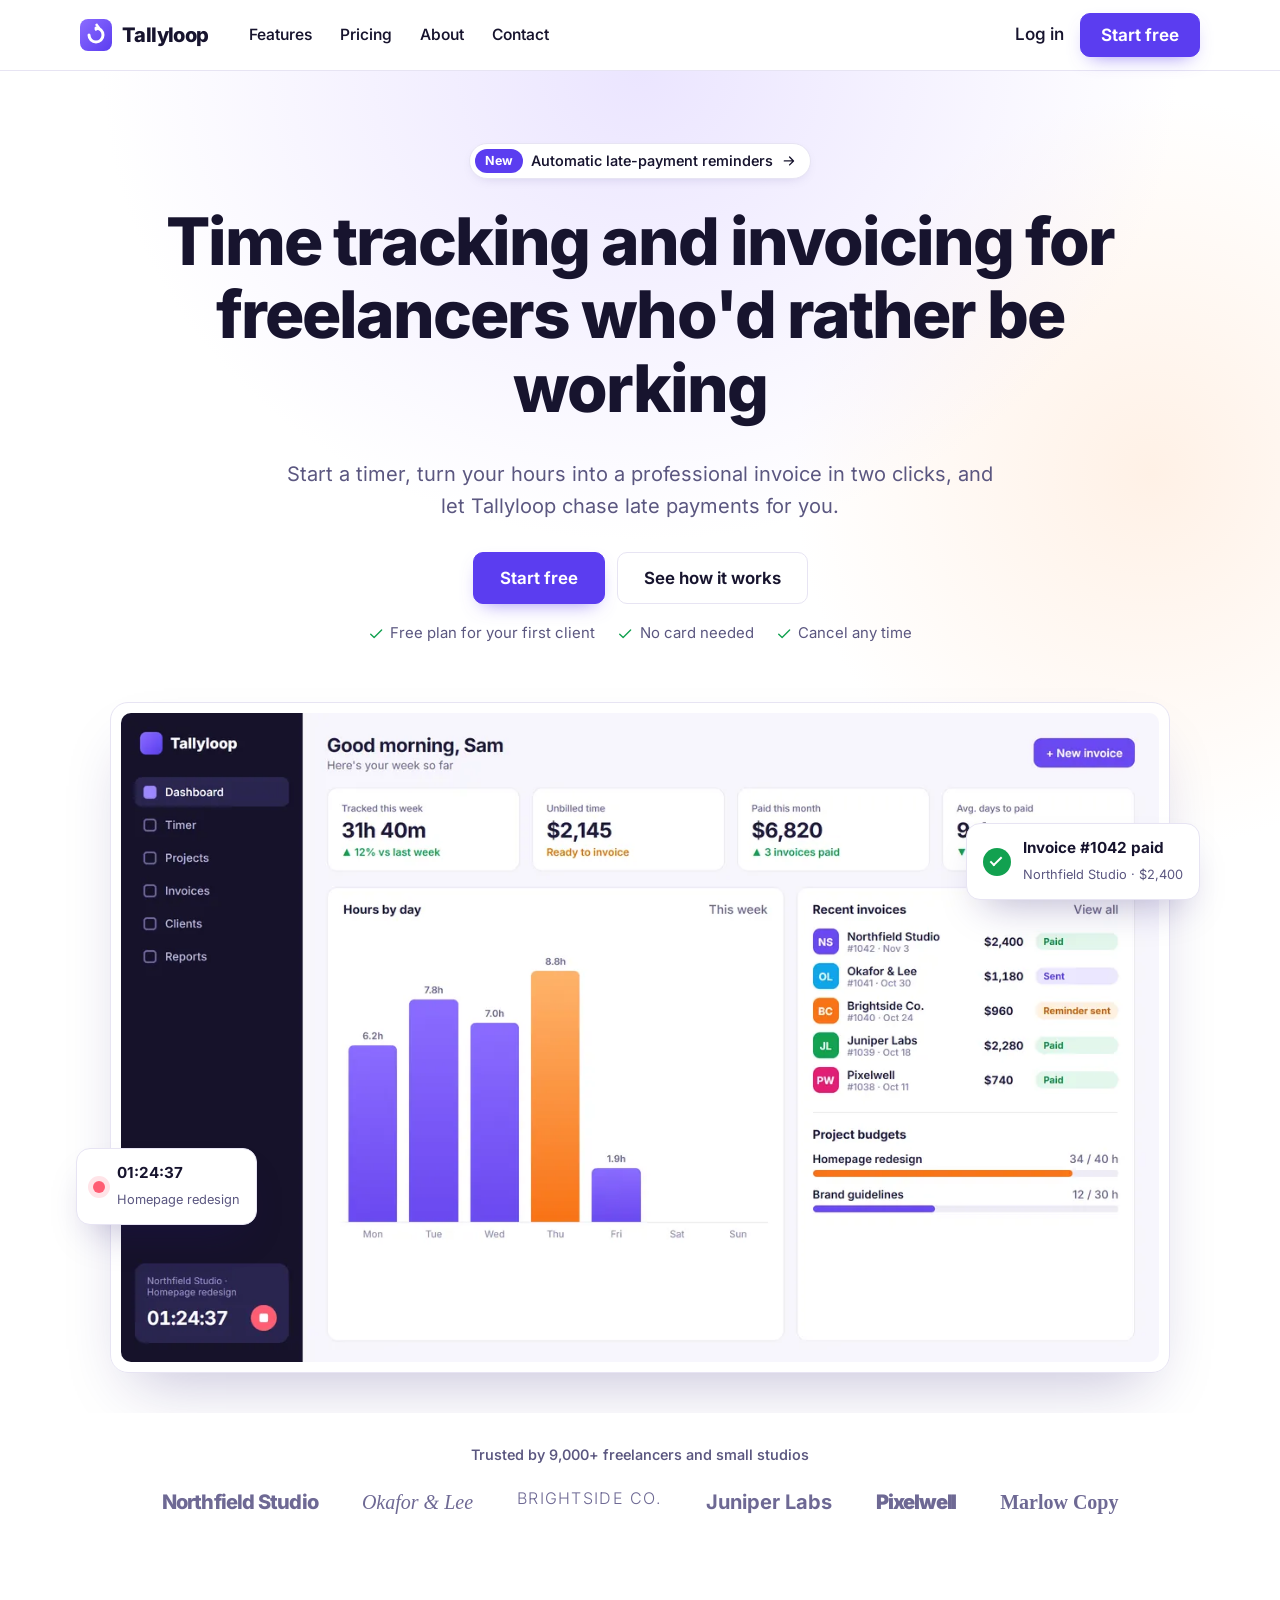
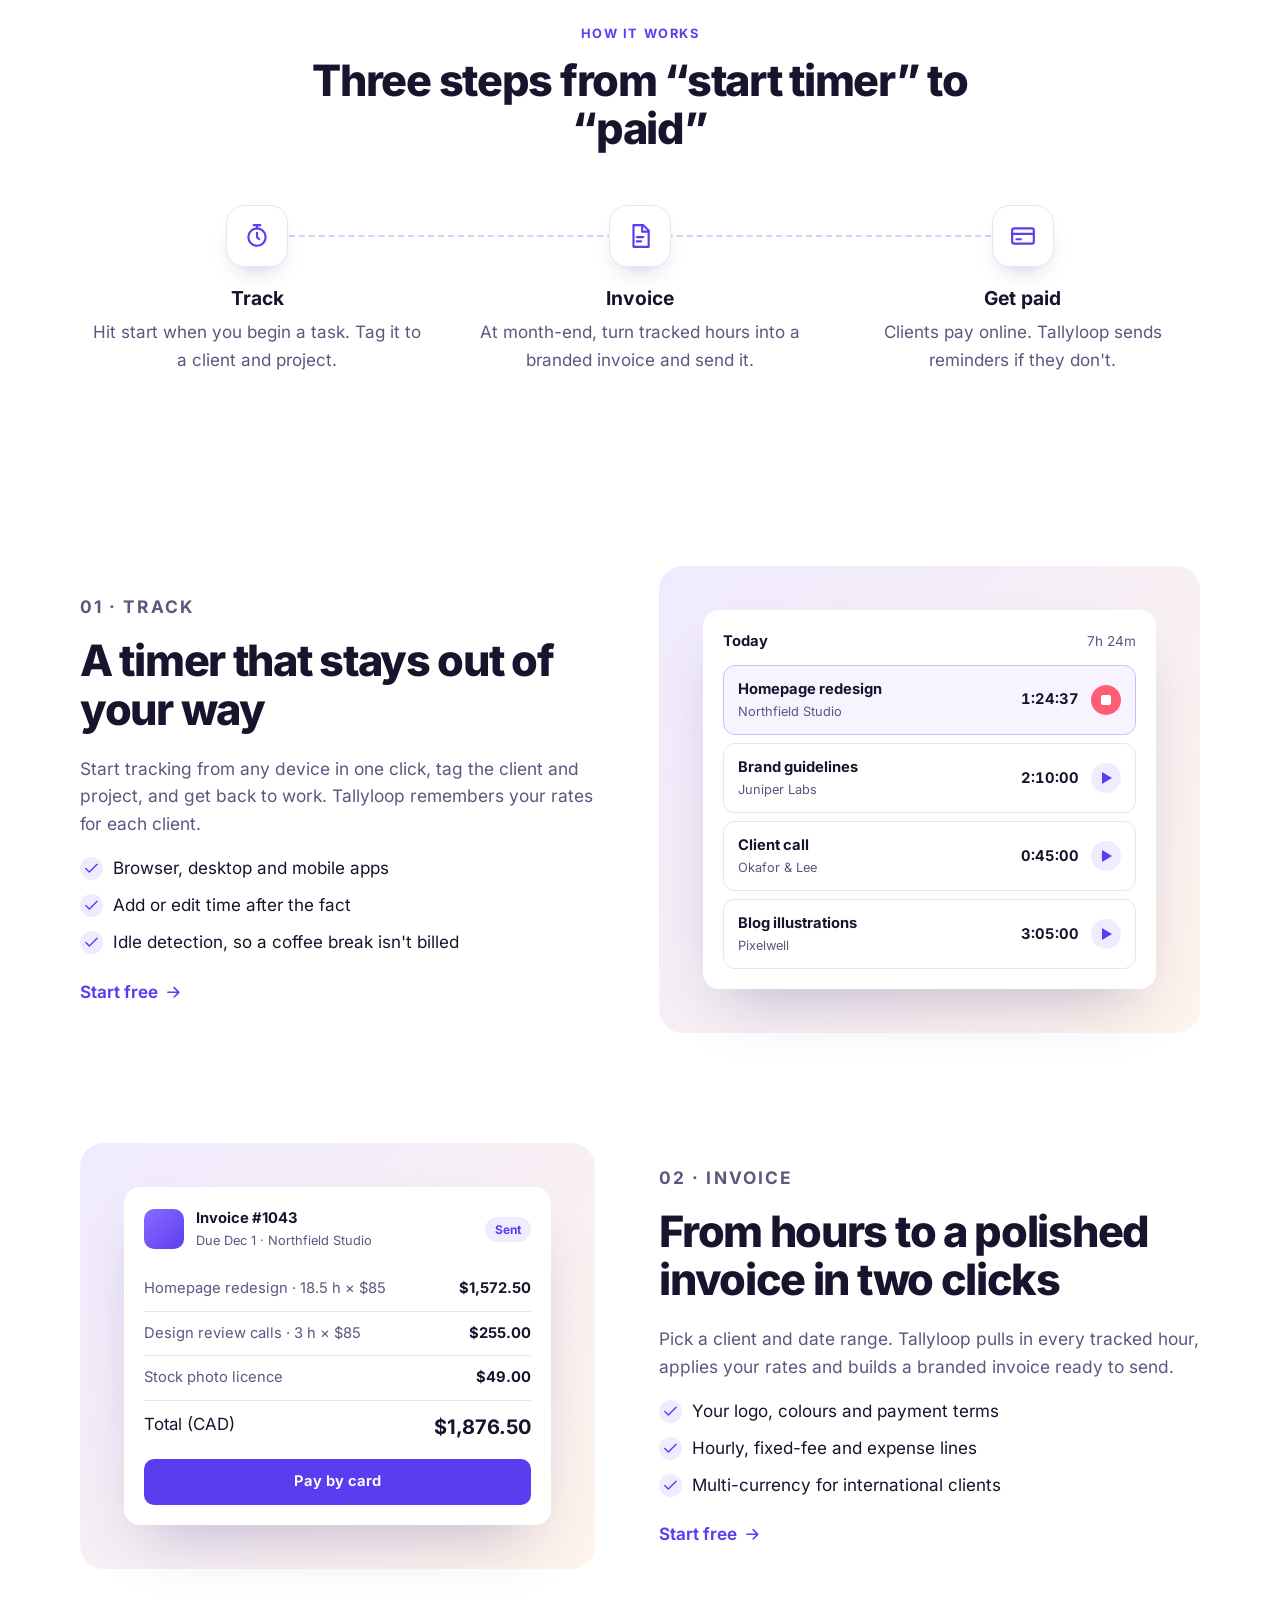
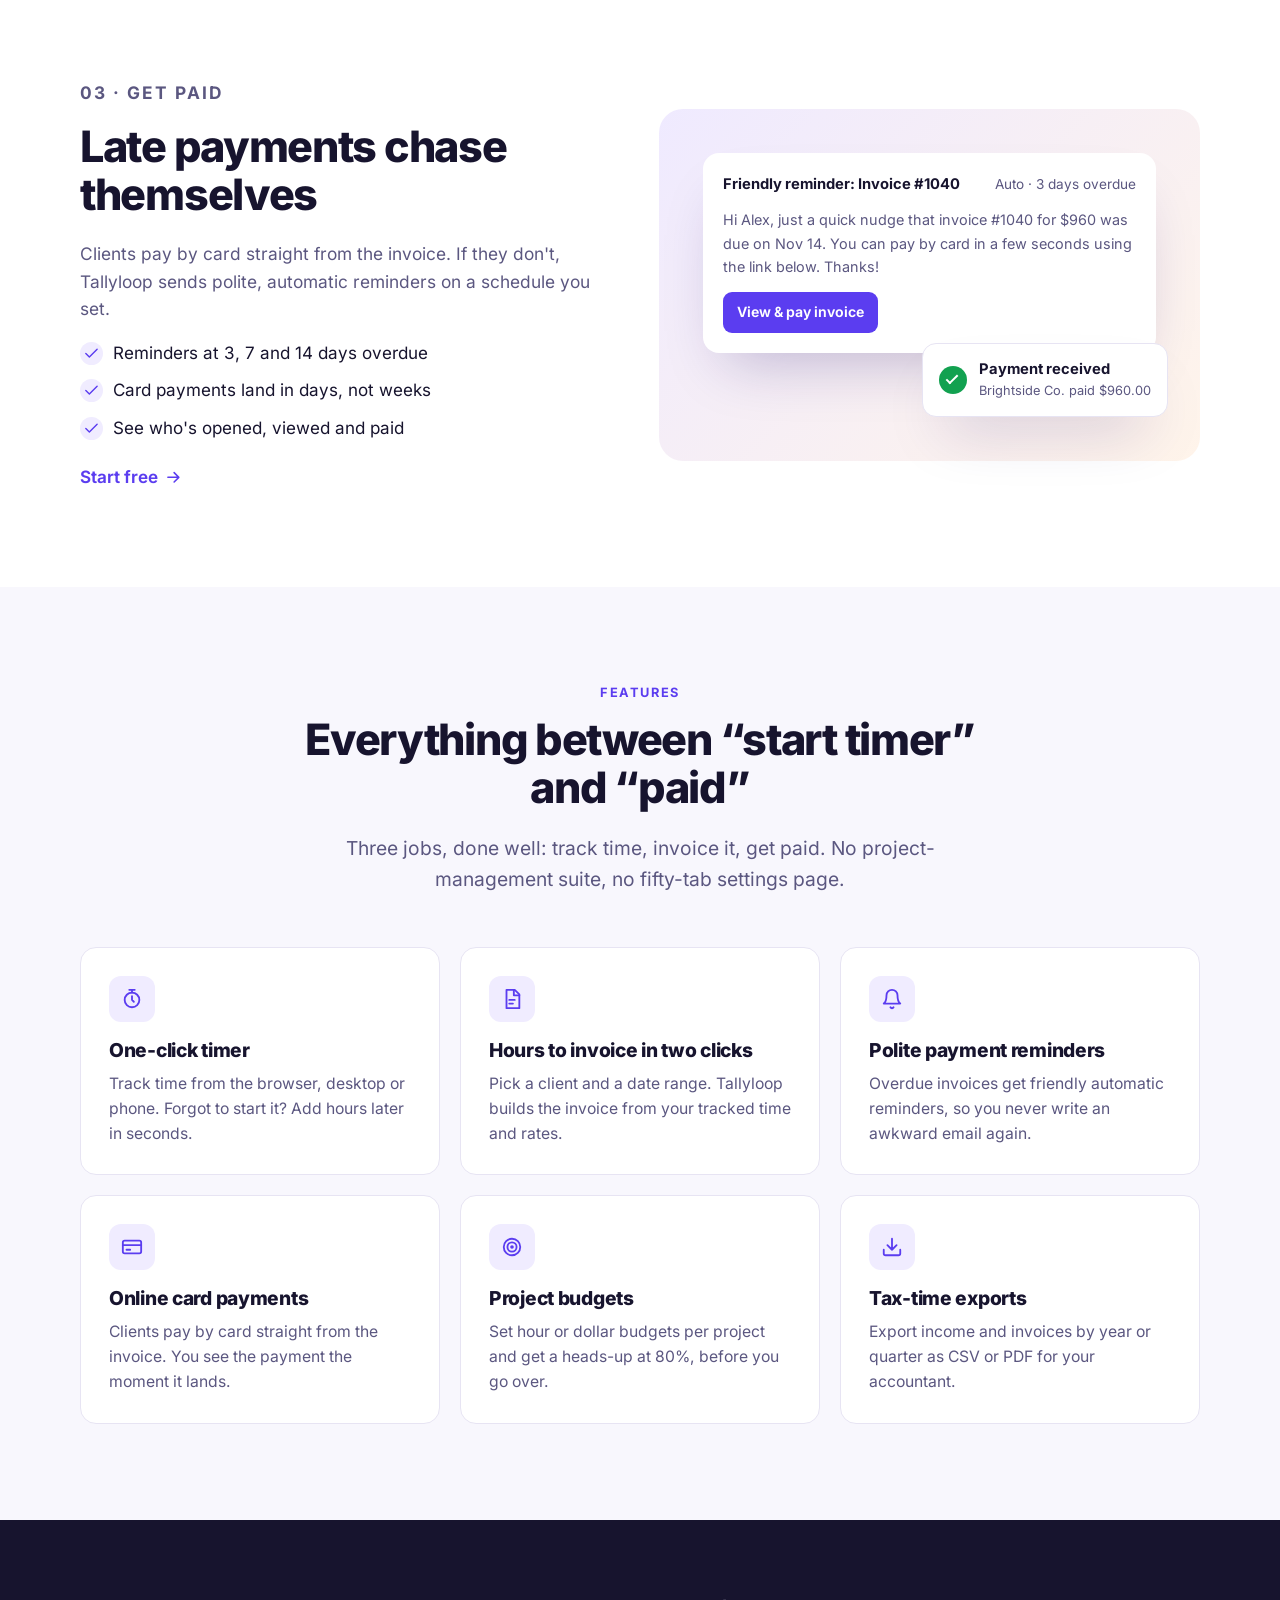
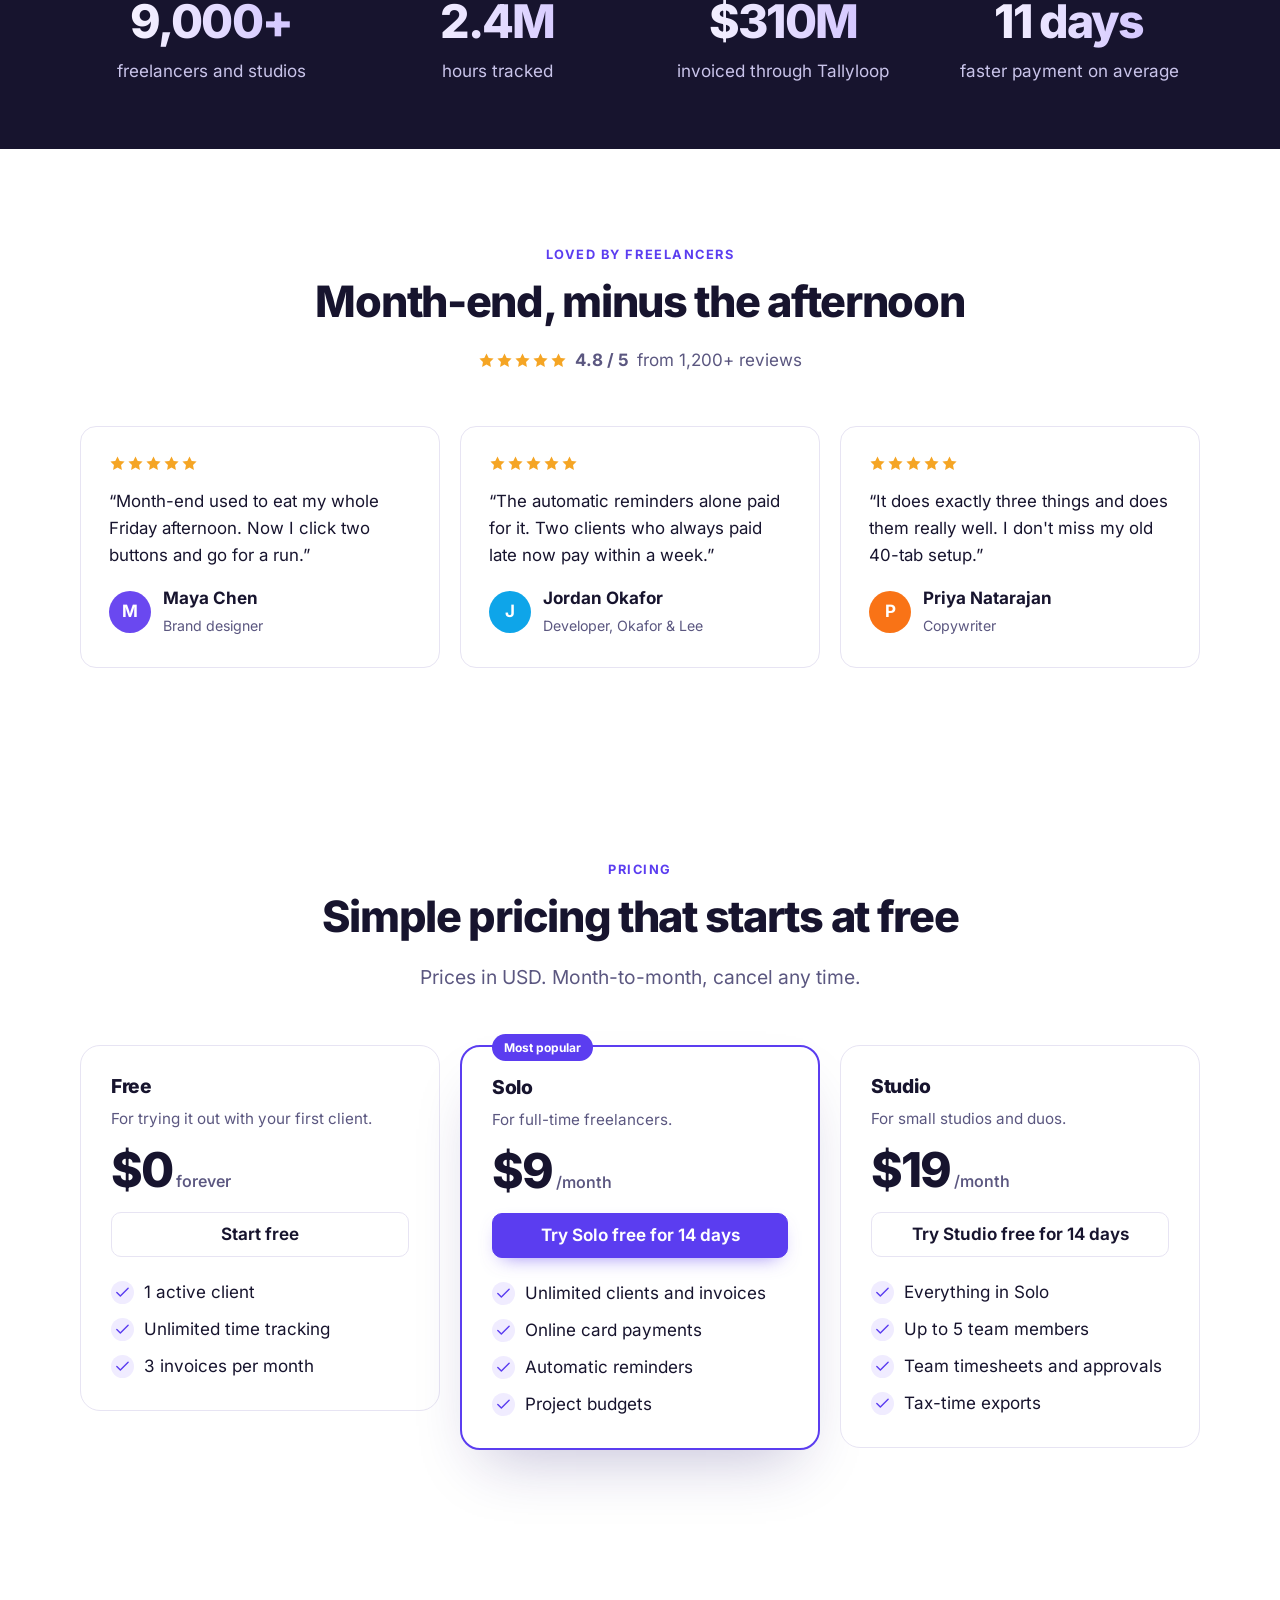
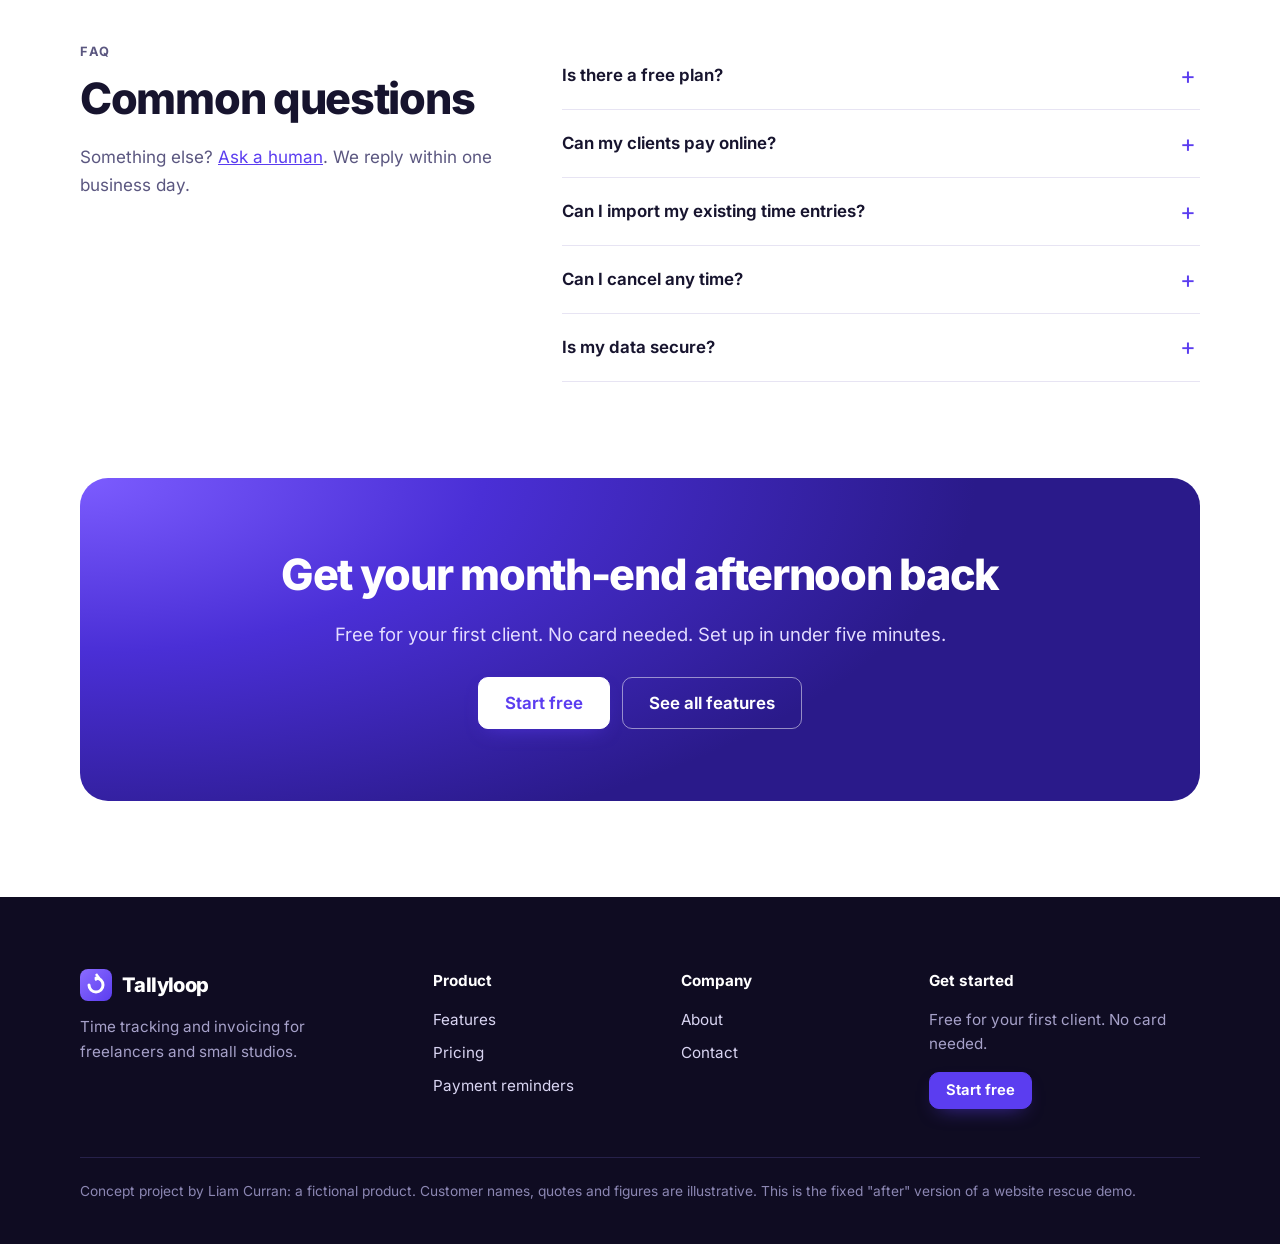
<file: docs/index.html>
<!DOCTYPE html>
<html lang="en">
<head>
<meta charset="utf-8">
<meta name="viewport" content="width=device-width, initial-scale=1">
<title>Tallyloop | Time Tracking &amp; Invoicing Software for Freelancers</title>
<meta name="description" content="Track time, turn hours into invoices in two clicks and get paid faster with automatic reminders. Free plan for your first client.">
<link rel="canonical" href="https://liampcurran.github.io/tallyloop/">
<meta property="og:type" content="website"><meta property="og:site_name" content="Tallyloop">
<meta property="og:title" content="Tallyloop | Time Tracking &amp; Invoicing Software for Freelancers"><meta property="og:description" content="Track time, turn hours into invoices in two clicks and get paid faster with automatic reminders. Free plan for your first client.">
<meta property="og:url" content="https://liampcurran.github.io/tallyloop/"><meta property="og:image" content="https://liampcurran.github.io/tallyloop/assets/og.png">
<meta name="twitter:card" content="summary_large_image">
<meta name="theme-color" content="#6a48f0">
<link rel="icon" href="assets/logo.svg" type="image/svg+xml">
<link rel="preload" href="assets/inter.woff2" as="font" type="font/woff2" crossorigin>
<link rel="preload" as="image" href="assets/dashboard-1200.webp" imagesrcset="assets/dashboard-640.webp 640w, assets/dashboard-1200.webp 1200w" imagesizes="(max-width: 1100px) 100vw, 1060px" fetchpriority="high">
<link rel="stylesheet" href="assets/style.css">
<script type="application/ld+json">{"@context":"https://schema.org","@type":"Organization","@id":"https://liampcurran.github.io/tallyloop/#org","name":"Tallyloop","url":"https://liampcurran.github.io/tallyloop/","logo":"https://liampcurran.github.io/tallyloop/assets/logo.svg","email":"hello@example.com"}</script>
<script type="application/ld+json">{"@context":"https://schema.org","@type":"SoftwareApplication","name":"Tallyloop","applicationCategory":"BusinessApplication","operatingSystem":"Web, iOS, Android","description":"Start a timer, turn your hours into a professional invoice in two clicks, and let Tallyloop chase late payments for you.","publisher":{"@id":"https://liampcurran.github.io/tallyloop/#org"},"offers":[{"@type":"Offer","name":"Free","price":"0","priceCurrency":"USD"},{"@type":"Offer","name":"Solo","price":"9","priceCurrency":"USD"},{"@type":"Offer","name":"Studio","price":"19","priceCurrency":"USD"}]}</script>
<script type="application/ld+json">{"@context":"https://schema.org","@type":"FAQPage","mainEntity":[{"@type":"Question","name":"Is there a free plan?","acceptedAnswer":{"@type":"Answer","text":"Yes. The Free plan covers one active client with unlimited time tracking and three invoices a month. Upgrade only when you need more."}},{"@type":"Question","name":"Can my clients pay online?","acceptedAnswer":{"@type":"Answer","text":"Yes. On Solo and Studio, every invoice has a pay-by-card button. Card processing fees are charged by the payment provider."}},{"@type":"Question","name":"Can I import my existing time entries?","acceptedAnswer":{"@type":"Answer","text":"You can import time entries from a CSV file, which most time trackers can export."}},{"@type":"Question","name":"Can I cancel any time?","acceptedAnswer":{"@type":"Answer","text":"Yes. Plans are month-to-month, and you can export all your data before you leave."}},{"@type":"Question","name":"Is my data secure?","acceptedAnswer":{"@type":"Answer","text":"Data is encrypted in transit and at rest, and card payments are handled by a PCI-compliant payment provider. We never see card numbers."}}]}</script>
</head>
<body>
<a class="skip" href="#main">Skip to content</a>
<header class="site-header"><div class="wrap">
<a class="brand" href="./"><svg class="logo" viewBox="0 0 32 32" aria-hidden="true"><defs><linearGradient id="lg" x1="0" y1="0" x2="1" y2="1"><stop offset="0" stop-color="#8b6cff"/><stop offset="1" stop-color="#5b3df0"/></linearGradient></defs><rect width="32" height="32" rx="8" fill="url(#lg)"/><path d="M9 16a7 7 0 1 0 7-7" fill="none" stroke="#fff" stroke-width="3" stroke-linecap="round"/><path d="M16 5l3 4-4 2" fill="none" stroke="#fff" stroke-width="2.5" stroke-linejoin="round"/></svg><span>Tallyloop</span></a>
<nav class="nav" aria-label="Main"><a href="features.html">Features</a><a href="pricing.html">Pricing</a><a href="about.html">About</a><a href="contact.html">Contact</a></nav>
<div class="h-cta"><a class="login" href="contact.html">Log in</a><a class="btn" href="pricing.html">Start free</a></div>
</div></header>
<main id="main">
<section class="hero"><div class="wrap center">
<a class="announce" href="features.html#reminders"><span>New</span> Automatic late-payment reminders <svg class="i" viewBox="0 0 24 24" aria-hidden="true" fill="none" stroke="currentColor" stroke-width="2" stroke-linecap="round" stroke-linejoin="round"><path d="M5 12h14M13 6l6 6-6 6"/></svg></a>
<h1>Time tracking and invoicing for freelancers who'd rather be working</h1>
<p class="lede">Start a timer, turn your hours into a professional invoice in two clicks, and let Tallyloop chase late payments for you.</p>
<div class="ctas center"><a class="btn btn-lg" href="pricing.html">Start free</a><a class="btn btn-lg ghost" href="features.html">See how it works</a></div>
<ul class="micro"><li><svg class="i" viewBox="0 0 24 24" aria-hidden="true" fill="none" stroke="currentColor" stroke-width="2" stroke-linecap="round" stroke-linejoin="round"><path d="M20 6 9 17l-5-5"/></svg> Free plan for your first client</li><li><svg class="i" viewBox="0 0 24 24" aria-hidden="true" fill="none" stroke="currentColor" stroke-width="2" stroke-linecap="round" stroke-linejoin="round"><path d="M20 6 9 17l-5-5"/></svg> No card needed</li><li><svg class="i" viewBox="0 0 24 24" aria-hidden="true" fill="none" stroke="currentColor" stroke-width="2" stroke-linecap="round" stroke-linejoin="round"><path d="M20 6 9 17l-5-5"/></svg> Cancel any time</li></ul>
<div class="shot"><div class="shot-frame"><img class="shot-img" src="assets/dashboard-1200.webp" srcset="assets/dashboard-640.webp 640w, assets/dashboard-1200.webp 1200w" sizes="(max-width: 1100px) 100vw, 1060px" width="1200" height="750" fetchpriority="high" alt="Tallyloop dashboard showing hours tracked this week, unbilled time, an hours-by-day chart, recent invoices and project budgets"></div>
<div class="float f1" aria-hidden="true"><span class="dot-run"></span><div><strong>01:24:37</strong><small>Homepage redesign</small></div></div>
<div class="float f2" aria-hidden="true"><span class="ok"></span><div><strong>Invoice #1042 paid</strong><small>Northfield Studio · $2,400</small></div></div></div>
</div></section>
<section class="logos"><div class="wrap"><p>Trusted by 9,000+ freelancers and small studios</p><div class="logo-row"><span class="w1">Northfield Studio</span><span class="w2">Okafor &amp; Lee</span><span class="w3">Brightside Co.</span><span class="w4">Juniper Labs</span><span class="w5">Pixelwell</span><span class="w6">Marlow Copy</span></div></div></section>
<section class="section"><div class="wrap"><div class="sec-head center"><p class="eyebrow">How it works</p><h2>Three steps from “start timer” to “paid”</h2></div>
<ol class="steps"><li><span class="s-ico"><svg class="i" viewBox="0 0 24 24" aria-hidden="true" fill="none" stroke="currentColor" stroke-width="2" stroke-linecap="round" stroke-linejoin="round"><circle cx="12" cy="13" r="8"/><path d="M12 9v4l2 2M9 2h6M12 2v3"/></svg></span><strong>Track</strong><p>Hit start when you begin a task. Tag it to a client and project.</p></li><li><span class="s-ico"><svg class="i" viewBox="0 0 24 24" aria-hidden="true" fill="none" stroke="currentColor" stroke-width="2" stroke-linecap="round" stroke-linejoin="round"><path d="M6 2h9l5 5v15H6z"/><path d="M14 2v6h6M9 13h6M9 17h4"/></svg></span><strong>Invoice</strong><p>At month-end, turn tracked hours into a branded invoice and send it.</p></li><li><span class="s-ico"><svg class="i" viewBox="0 0 24 24" aria-hidden="true" fill="none" stroke="currentColor" stroke-width="2" stroke-linecap="round" stroke-linejoin="round"><rect x="2" y="5" width="20" height="14" rx="2"/><path d="M2 10h20M6 15h4"/></svg></span><strong>Get paid</strong><p>Clients pay online. Tallyloop sends reminders if they don't.</p></li></ol></div></section>
<section class="section"><div class="wrap panels"><div class="panel" id="timer"><div class="panel-copy">
<p class="eyebrow">01 · Track</p><h2>A timer that stays out of your way</h2><p>Start tracking from any device in one click, tag the client and project, and get back to work. Tallyloop remembers your rates for each client.</p><ul class="ticks"><li><svg class="i" viewBox="0 0 24 24" aria-hidden="true" fill="none" stroke="currentColor" stroke-width="2" stroke-linecap="round" stroke-linejoin="round"><path d="M20 6 9 17l-5-5"/></svg><span>Browser, desktop and mobile apps</span></li><li><svg class="i" viewBox="0 0 24 24" aria-hidden="true" fill="none" stroke="currentColor" stroke-width="2" stroke-linecap="round" stroke-linejoin="round"><path d="M20 6 9 17l-5-5"/></svg><span>Add or edit time after the fact</span></li><li><svg class="i" viewBox="0 0 24 24" aria-hidden="true" fill="none" stroke="currentColor" stroke-width="2" stroke-linecap="round" stroke-linejoin="round"><path d="M20 6 9 17l-5-5"/></svg><span>Idle detection, so a coffee break isn't billed</span></li></ul>
<a class="link-arrow" href="pricing.html">Start free <svg class="i" viewBox="0 0 24 24" aria-hidden="true" fill="none" stroke="currentColor" stroke-width="2" stroke-linecap="round" stroke-linejoin="round"><path d="M5 12h14M13 6l6 6-6 6"/></svg></a></div><div class="panel-mock"><div class="mock mock-timer" aria-hidden="true"><div class="mh"><strong>Today</strong><span>7h 24m</span></div><ul><li class="run"><span><strong>Homepage redesign</strong><small>Northfield Studio</small></span><span class="dur">1:24:37</span><span class="play stop"></span></li><li class=""><span><strong>Brand guidelines</strong><small>Juniper Labs</small></span><span class="dur">2:10:00</span><span class="play"></span></li><li class=""><span><strong>Client call</strong><small>Okafor &amp; Lee</small></span><span class="dur">0:45:00</span><span class="play"></span></li><li class=""><span><strong>Blog illustrations</strong><small>Pixelwell</small></span><span class="dur">3:05:00</span><span class="play"></span></li></ul></div></div></div><div class="panel rev" id="invoices"><div class="panel-copy">
<p class="eyebrow">02 · Invoice</p><h2>From hours to a polished invoice in two clicks</h2><p>Pick a client and date range. Tallyloop pulls in every tracked hour, applies your rates and builds a branded invoice ready to send.</p><ul class="ticks"><li><svg class="i" viewBox="0 0 24 24" aria-hidden="true" fill="none" stroke="currentColor" stroke-width="2" stroke-linecap="round" stroke-linejoin="round"><path d="M20 6 9 17l-5-5"/></svg><span>Your logo, colours and payment terms</span></li><li><svg class="i" viewBox="0 0 24 24" aria-hidden="true" fill="none" stroke="currentColor" stroke-width="2" stroke-linecap="round" stroke-linejoin="round"><path d="M20 6 9 17l-5-5"/></svg><span>Hourly, fixed-fee and expense lines</span></li><li><svg class="i" viewBox="0 0 24 24" aria-hidden="true" fill="none" stroke="currentColor" stroke-width="2" stroke-linecap="round" stroke-linejoin="round"><path d="M20 6 9 17l-5-5"/></svg><span>Multi-currency for international clients</span></li></ul>
<a class="link-arrow" href="pricing.html">Start free <svg class="i" viewBox="0 0 24 24" aria-hidden="true" fill="none" stroke="currentColor" stroke-width="2" stroke-linecap="round" stroke-linejoin="round"><path d="M5 12h14M13 6l6 6-6 6"/></svg></a></div><div class="panel-mock"><div class="mock mock-inv" aria-hidden="true">
<div class="inv-top"><span class="inv-logo"></span><div><strong>Invoice #1043</strong><small>Due Dec 1 · Northfield Studio</small></div><span class="badge sent">Sent</span></div>
<div class="inv-rows"><div><span>Homepage redesign · 18.5 h × $85</span><b>$1,572.50</b></div>
<div><span>Design review calls · 3 h × $85</span><b>$255.00</b></div>
<div><span>Stock photo licence</span><b>$49.00</b></div></div>
<div class="inv-total"><span>Total (CAD)</span><b>$1,876.50</b></div>
<div class="inv-pay">Pay by card</div></div></div></div><div class="panel" id="reminders"><div class="panel-copy">
<p class="eyebrow">03 · Get paid</p><h2>Late payments chase themselves</h2><p>Clients pay by card straight from the invoice. If they don't, Tallyloop sends polite, automatic reminders on a schedule you set.</p><ul class="ticks"><li><svg class="i" viewBox="0 0 24 24" aria-hidden="true" fill="none" stroke="currentColor" stroke-width="2" stroke-linecap="round" stroke-linejoin="round"><path d="M20 6 9 17l-5-5"/></svg><span>Reminders at 3, 7 and 14 days overdue</span></li><li><svg class="i" viewBox="0 0 24 24" aria-hidden="true" fill="none" stroke="currentColor" stroke-width="2" stroke-linecap="round" stroke-linejoin="round"><path d="M20 6 9 17l-5-5"/></svg><span>Card payments land in days, not weeks</span></li><li><svg class="i" viewBox="0 0 24 24" aria-hidden="true" fill="none" stroke="currentColor" stroke-width="2" stroke-linecap="round" stroke-linejoin="round"><path d="M20 6 9 17l-5-5"/></svg><span>See who's opened, viewed and paid</span></li></ul>
<a class="link-arrow" href="pricing.html">Start free <svg class="i" viewBox="0 0 24 24" aria-hidden="true" fill="none" stroke="currentColor" stroke-width="2" stroke-linecap="round" stroke-linejoin="round"><path d="M5 12h14M13 6l6 6-6 6"/></svg></a></div><div class="panel-mock"><div class="mock mock-remind" aria-hidden="true">
<div class="mail"><div class="mh"><strong>Friendly reminder: Invoice #1040</strong><span>Auto · 3 days overdue</span></div>
<p>Hi Alex, just a quick nudge that invoice #1040 for $960 was due on Nov 14. You can pay by card in a few seconds using the link below. Thanks!</p>
<span class="mail-btn">View &amp; pay invoice</span></div>
<div class="toast"><span class="ok"></span><div><strong>Payment received</strong><small>Brightside Co. paid $960.00</small></div></div></div></div></div></div></section>
<section class="section tint"><div class="wrap"><div class="sec-head center"><p class="eyebrow">Features</p><h2>Everything between “start timer” and “paid”</h2>
<p class="lede">Three jobs, done well: track time, invoice it, get paid. No project-management suite, no fifty-tab settings page.</p></div>
<div class="feat-grid"><div class="feat"><span class="f-ico"><svg class="i" viewBox="0 0 24 24" aria-hidden="true" fill="none" stroke="currentColor" stroke-width="2" stroke-linecap="round" stroke-linejoin="round"><circle cx="12" cy="13" r="8"/><path d="M12 9v4l2 2M9 2h6M12 2v3"/></svg></span><h3>One-click timer</h3><p>Track time from the browser, desktop or phone. Forgot to start it? Add hours later in seconds.</p></div><div class="feat"><span class="f-ico"><svg class="i" viewBox="0 0 24 24" aria-hidden="true" fill="none" stroke="currentColor" stroke-width="2" stroke-linecap="round" stroke-linejoin="round"><path d="M6 2h9l5 5v15H6z"/><path d="M14 2v6h6M9 13h6M9 17h4"/></svg></span><h3>Hours to invoice in two clicks</h3><p>Pick a client and a date range. Tallyloop builds the invoice from your tracked time and rates.</p></div><div class="feat"><span class="f-ico"><svg class="i" viewBox="0 0 24 24" aria-hidden="true" fill="none" stroke="currentColor" stroke-width="2" stroke-linecap="round" stroke-linejoin="round"><path d="M6 8a6 6 0 0 1 12 0c0 7 3 9 3 9H3s3-2 3-9"/><path d="M10.3 21a1.9 1.9 0 0 0 3.4 0"/></svg></span><h3>Polite payment reminders</h3><p>Overdue invoices get friendly automatic reminders, so you never write an awkward email again.</p></div><div class="feat"><span class="f-ico"><svg class="i" viewBox="0 0 24 24" aria-hidden="true" fill="none" stroke="currentColor" stroke-width="2" stroke-linecap="round" stroke-linejoin="round"><rect x="2" y="5" width="20" height="14" rx="2"/><path d="M2 10h20M6 15h4"/></svg></span><h3>Online card payments</h3><p>Clients pay by card straight from the invoice. You see the payment the moment it lands.</p></div><div class="feat"><span class="f-ico"><svg class="i" viewBox="0 0 24 24" aria-hidden="true" fill="none" stroke="currentColor" stroke-width="2" stroke-linecap="round" stroke-linejoin="round"><circle cx="12" cy="12" r="9"/><circle cx="12" cy="12" r="5"/><circle cx="12" cy="12" r="1"/></svg></span><h3>Project budgets</h3><p>Set hour or dollar budgets per project and get a heads-up at 80%, before you go over.</p></div><div class="feat"><span class="f-ico"><svg class="i" viewBox="0 0 24 24" aria-hidden="true" fill="none" stroke="currentColor" stroke-width="2" stroke-linecap="round" stroke-linejoin="round"><path d="M21 15v4a2 2 0 0 1-2 2H5a2 2 0 0 1-2-2v-4M7 10l5 5 5-5M12 15V3"/></svg></span><h3>Tax-time exports</h3><p>Export income and invoices by year or quarter as CSV or PDF for your accountant.</p></div></div></div></section>
<section class="stats"><div class="wrap">
<div><strong>9,000+</strong><span>freelancers and studios</span></div><div><strong>2.4M</strong><span>hours tracked</span></div>
<div><strong>$310M</strong><span>invoiced through Tallyloop</span></div><div><strong>11 days</strong><span>faster payment on average</span></div>
</div></section>
<section class="section"><div class="wrap"><div class="sec-head center"><p class="eyebrow">Loved by freelancers</p>
<h2>Month-end, minus the afternoon</h2><p class="rating-line"><span class="stars" role="img" aria-label="Rated 4.8 out of 5"><svg class="i" viewBox="0 0 24 24" aria-hidden="true"><path fill="currentColor" d="m12 2 3.1 6.3 6.9 1-5 4.9 1.2 6.8L12 17.8 5.8 21l1.2-6.8-5-4.9 6.9-1z"/></svg><svg class="i" viewBox="0 0 24 24" aria-hidden="true"><path fill="currentColor" d="m12 2 3.1 6.3 6.9 1-5 4.9 1.2 6.8L12 17.8 5.8 21l1.2-6.8-5-4.9 6.9-1z"/></svg><svg class="i" viewBox="0 0 24 24" aria-hidden="true"><path fill="currentColor" d="m12 2 3.1 6.3 6.9 1-5 4.9 1.2 6.8L12 17.8 5.8 21l1.2-6.8-5-4.9 6.9-1z"/></svg><svg class="i" viewBox="0 0 24 24" aria-hidden="true"><path fill="currentColor" d="m12 2 3.1 6.3 6.9 1-5 4.9 1.2 6.8L12 17.8 5.8 21l1.2-6.8-5-4.9 6.9-1z"/></svg><svg class="i" viewBox="0 0 24 24" aria-hidden="true"><path fill="currentColor" d="m12 2 3.1 6.3 6.9 1-5 4.9 1.2 6.8L12 17.8 5.8 21l1.2-6.8-5-4.9 6.9-1z"/></svg></span> <strong>4.8 / 5</strong> from 1,200+ reviews</p></div>
<div class="reviews"><figure class="review"><span class="stars" role="img" aria-label="Rated 4.8 out of 5"><svg class="i" viewBox="0 0 24 24" aria-hidden="true"><path fill="currentColor" d="m12 2 3.1 6.3 6.9 1-5 4.9 1.2 6.8L12 17.8 5.8 21l1.2-6.8-5-4.9 6.9-1z"/></svg><svg class="i" viewBox="0 0 24 24" aria-hidden="true"><path fill="currentColor" d="m12 2 3.1 6.3 6.9 1-5 4.9 1.2 6.8L12 17.8 5.8 21l1.2-6.8-5-4.9 6.9-1z"/></svg><svg class="i" viewBox="0 0 24 24" aria-hidden="true"><path fill="currentColor" d="m12 2 3.1 6.3 6.9 1-5 4.9 1.2 6.8L12 17.8 5.8 21l1.2-6.8-5-4.9 6.9-1z"/></svg><svg class="i" viewBox="0 0 24 24" aria-hidden="true"><path fill="currentColor" d="m12 2 3.1 6.3 6.9 1-5 4.9 1.2 6.8L12 17.8 5.8 21l1.2-6.8-5-4.9 6.9-1z"/></svg><svg class="i" viewBox="0 0 24 24" aria-hidden="true"><path fill="currentColor" d="m12 2 3.1 6.3 6.9 1-5 4.9 1.2 6.8L12 17.8 5.8 21l1.2-6.8-5-4.9 6.9-1z"/></svg></span><blockquote>“Month-end used to eat my whole Friday afternoon. Now I click two buttons and go for a run.”</blockquote><figcaption><span class="av" style="background:#6a48f0">M</span>
<span><strong>Maya Chen</strong><small>Brand designer</small></span></figcaption></figure><figure class="review"><span class="stars" role="img" aria-label="Rated 4.8 out of 5"><svg class="i" viewBox="0 0 24 24" aria-hidden="true"><path fill="currentColor" d="m12 2 3.1 6.3 6.9 1-5 4.9 1.2 6.8L12 17.8 5.8 21l1.2-6.8-5-4.9 6.9-1z"/></svg><svg class="i" viewBox="0 0 24 24" aria-hidden="true"><path fill="currentColor" d="m12 2 3.1 6.3 6.9 1-5 4.9 1.2 6.8L12 17.8 5.8 21l1.2-6.8-5-4.9 6.9-1z"/></svg><svg class="i" viewBox="0 0 24 24" aria-hidden="true"><path fill="currentColor" d="m12 2 3.1 6.3 6.9 1-5 4.9 1.2 6.8L12 17.8 5.8 21l1.2-6.8-5-4.9 6.9-1z"/></svg><svg class="i" viewBox="0 0 24 24" aria-hidden="true"><path fill="currentColor" d="m12 2 3.1 6.3 6.9 1-5 4.9 1.2 6.8L12 17.8 5.8 21l1.2-6.8-5-4.9 6.9-1z"/></svg><svg class="i" viewBox="0 0 24 24" aria-hidden="true"><path fill="currentColor" d="m12 2 3.1 6.3 6.9 1-5 4.9 1.2 6.8L12 17.8 5.8 21l1.2-6.8-5-4.9 6.9-1z"/></svg></span><blockquote>“The automatic reminders alone paid for it. Two clients who always paid late now pay within a week.”</blockquote><figcaption><span class="av" style="background:#0ea5e9">J</span>
<span><strong>Jordan Okafor</strong><small>Developer, Okafor &amp; Lee</small></span></figcaption></figure><figure class="review"><span class="stars" role="img" aria-label="Rated 4.8 out of 5"><svg class="i" viewBox="0 0 24 24" aria-hidden="true"><path fill="currentColor" d="m12 2 3.1 6.3 6.9 1-5 4.9 1.2 6.8L12 17.8 5.8 21l1.2-6.8-5-4.9 6.9-1z"/></svg><svg class="i" viewBox="0 0 24 24" aria-hidden="true"><path fill="currentColor" d="m12 2 3.1 6.3 6.9 1-5 4.9 1.2 6.8L12 17.8 5.8 21l1.2-6.8-5-4.9 6.9-1z"/></svg><svg class="i" viewBox="0 0 24 24" aria-hidden="true"><path fill="currentColor" d="m12 2 3.1 6.3 6.9 1-5 4.9 1.2 6.8L12 17.8 5.8 21l1.2-6.8-5-4.9 6.9-1z"/></svg><svg class="i" viewBox="0 0 24 24" aria-hidden="true"><path fill="currentColor" d="m12 2 3.1 6.3 6.9 1-5 4.9 1.2 6.8L12 17.8 5.8 21l1.2-6.8-5-4.9 6.9-1z"/></svg><svg class="i" viewBox="0 0 24 24" aria-hidden="true"><path fill="currentColor" d="m12 2 3.1 6.3 6.9 1-5 4.9 1.2 6.8L12 17.8 5.8 21l1.2-6.8-5-4.9 6.9-1z"/></svg></span><blockquote>“It does exactly three things and does them really well. I don't miss my old 40-tab setup.”</blockquote><figcaption><span class="av" style="background:#f97316">P</span>
<span><strong>Priya Natarajan</strong><small>Copywriter</small></span></figcaption></figure></div></div></section>
<section class="section"><div class="wrap"><div class="sec-head center"><p class="eyebrow">Pricing</p><h2>Simple pricing that starts at free</h2><p class="lede">Prices in USD. Month-to-month, cancel any time.</p></div><div class="plans"><div class="plan"><h3>Free</h3><p class="plan-sub">For trying it out with your first client.</p><p class="price">$0<span>forever</span></p><a class="btn btn-block ghost" href="contact.html">Start free</a><ul class="ticks"><li><svg class="i" viewBox="0 0 24 24" aria-hidden="true" fill="none" stroke="currentColor" stroke-width="2" stroke-linecap="round" stroke-linejoin="round"><path d="M20 6 9 17l-5-5"/></svg><span>1 active client</span></li><li><svg class="i" viewBox="0 0 24 24" aria-hidden="true" fill="none" stroke="currentColor" stroke-width="2" stroke-linecap="round" stroke-linejoin="round"><path d="M20 6 9 17l-5-5"/></svg><span>Unlimited time tracking</span></li><li><svg class="i" viewBox="0 0 24 24" aria-hidden="true" fill="none" stroke="currentColor" stroke-width="2" stroke-linecap="round" stroke-linejoin="round"><path d="M20 6 9 17l-5-5"/></svg><span>3 invoices per month</span></li></ul></div><div class="plan featured"><span class="tag">Most popular</span><h3>Solo</h3><p class="plan-sub">For full-time freelancers.</p><p class="price">$9<span>/month</span></p><a class="btn btn-block" href="contact.html">Try Solo free for 14 days</a><ul class="ticks"><li><svg class="i" viewBox="0 0 24 24" aria-hidden="true" fill="none" stroke="currentColor" stroke-width="2" stroke-linecap="round" stroke-linejoin="round"><path d="M20 6 9 17l-5-5"/></svg><span>Unlimited clients and invoices</span></li><li><svg class="i" viewBox="0 0 24 24" aria-hidden="true" fill="none" stroke="currentColor" stroke-width="2" stroke-linecap="round" stroke-linejoin="round"><path d="M20 6 9 17l-5-5"/></svg><span>Online card payments</span></li><li><svg class="i" viewBox="0 0 24 24" aria-hidden="true" fill="none" stroke="currentColor" stroke-width="2" stroke-linecap="round" stroke-linejoin="round"><path d="M20 6 9 17l-5-5"/></svg><span>Automatic reminders</span></li><li><svg class="i" viewBox="0 0 24 24" aria-hidden="true" fill="none" stroke="currentColor" stroke-width="2" stroke-linecap="round" stroke-linejoin="round"><path d="M20 6 9 17l-5-5"/></svg><span>Project budgets</span></li></ul></div><div class="plan"><h3>Studio</h3><p class="plan-sub">For small studios and duos.</p><p class="price">$19<span>/month</span></p><a class="btn btn-block ghost" href="contact.html">Try Studio free for 14 days</a><ul class="ticks"><li><svg class="i" viewBox="0 0 24 24" aria-hidden="true" fill="none" stroke="currentColor" stroke-width="2" stroke-linecap="round" stroke-linejoin="round"><path d="M20 6 9 17l-5-5"/></svg><span>Everything in Solo</span></li><li><svg class="i" viewBox="0 0 24 24" aria-hidden="true" fill="none" stroke="currentColor" stroke-width="2" stroke-linecap="round" stroke-linejoin="round"><path d="M20 6 9 17l-5-5"/></svg><span>Up to 5 team members</span></li><li><svg class="i" viewBox="0 0 24 24" aria-hidden="true" fill="none" stroke="currentColor" stroke-width="2" stroke-linecap="round" stroke-linejoin="round"><path d="M20 6 9 17l-5-5"/></svg><span>Team timesheets and approvals</span></li><li><svg class="i" viewBox="0 0 24 24" aria-hidden="true" fill="none" stroke="currentColor" stroke-width="2" stroke-linecap="round" stroke-linejoin="round"><path d="M20 6 9 17l-5-5"/></svg><span>Tax-time exports</span></li></ul></div></div></div></section>
<section class="section"><div class="wrap faq-split"><div><p class="eyebrow">FAQ</p><h2>Common questions</h2>
<p>Something else? <a href="contact.html">Ask a human</a>. We reply within one business day.</p></div><div class="faq"><details><summary>Is there a free plan?</summary><p>Yes. The Free plan covers one active client with unlimited time tracking and three invoices a month. Upgrade only when you need more.</p></details><details><summary>Can my clients pay online?</summary><p>Yes. On Solo and Studio, every invoice has a pay-by-card button. Card processing fees are charged by the payment provider.</p></details><details><summary>Can I import my existing time entries?</summary><p>You can import time entries from a CSV file, which most time trackers can export.</p></details><details><summary>Can I cancel any time?</summary><p>Yes. Plans are month-to-month, and you can export all your data before you leave.</p></details><details><summary>Is my data secure?</summary><p>Data is encrypted in transit and at rest, and card payments are handled by a PCI-compliant payment provider. We never see card numbers.</p></details></div></div></section>
<section class="cta"><div class="wrap"><div class="cta-box">
<h2>Get your month-end afternoon back</h2><p>Free for your first client. No card needed. Set up in under five minutes.</p>
<div class="ctas center"><a class="btn btn-lg light" href="pricing.html">Start free</a><a class="btn btn-lg ghost-light" href="features.html">See all features</a></div>
</div></div></section>
</main>
<footer class="site-footer"><div class="wrap">
<div class="f-grid">
<div><a class="brand light" href="./"><svg class="logo" viewBox="0 0 32 32" aria-hidden="true"><defs><linearGradient id="lg" x1="0" y1="0" x2="1" y2="1"><stop offset="0" stop-color="#8b6cff"/><stop offset="1" stop-color="#5b3df0"/></linearGradient></defs><rect width="32" height="32" rx="8" fill="url(#lg)"/><path d="M9 16a7 7 0 1 0 7-7" fill="none" stroke="#fff" stroke-width="3" stroke-linecap="round"/><path d="M16 5l3 4-4 2" fill="none" stroke="#fff" stroke-width="2.5" stroke-linejoin="round"/></svg><span>Tallyloop</span></a><p>Time tracking and invoicing for freelancers and small studios.</p></div>
<div><p class="f-h">Product</p><ul><li><a href="features.html">Features</a></li><li><a href="pricing.html">Pricing</a></li><li><a href="features.html#reminders">Payment reminders</a></li></ul></div>
<div><p class="f-h">Company</p><ul><li><a href="about.html">About</a></li><li><a href="contact.html">Contact</a></li></ul></div>
<div><p class="f-h">Get started</p><p>Free for your first client. No card needed.</p><a class="btn btn-sm" href="pricing.html">Start free</a></div>
</div>
<p class="concept">Concept project by Liam Curran: a fictional product. Customer names, quotes and figures are illustrative. <span class="ver">This is the fixed "after" version of a website rescue demo.</span></p>
</div></footer>
<script>document.querySelectorAll("form.contact-form").forEach(function(f){f.addEventListener("submit",function(e){e.preventDefault();
if(!f.reportValidity())return;f.querySelector(".form-msg").classList.add("show");f.reset();});});</script>
</body>
</html>
</file>
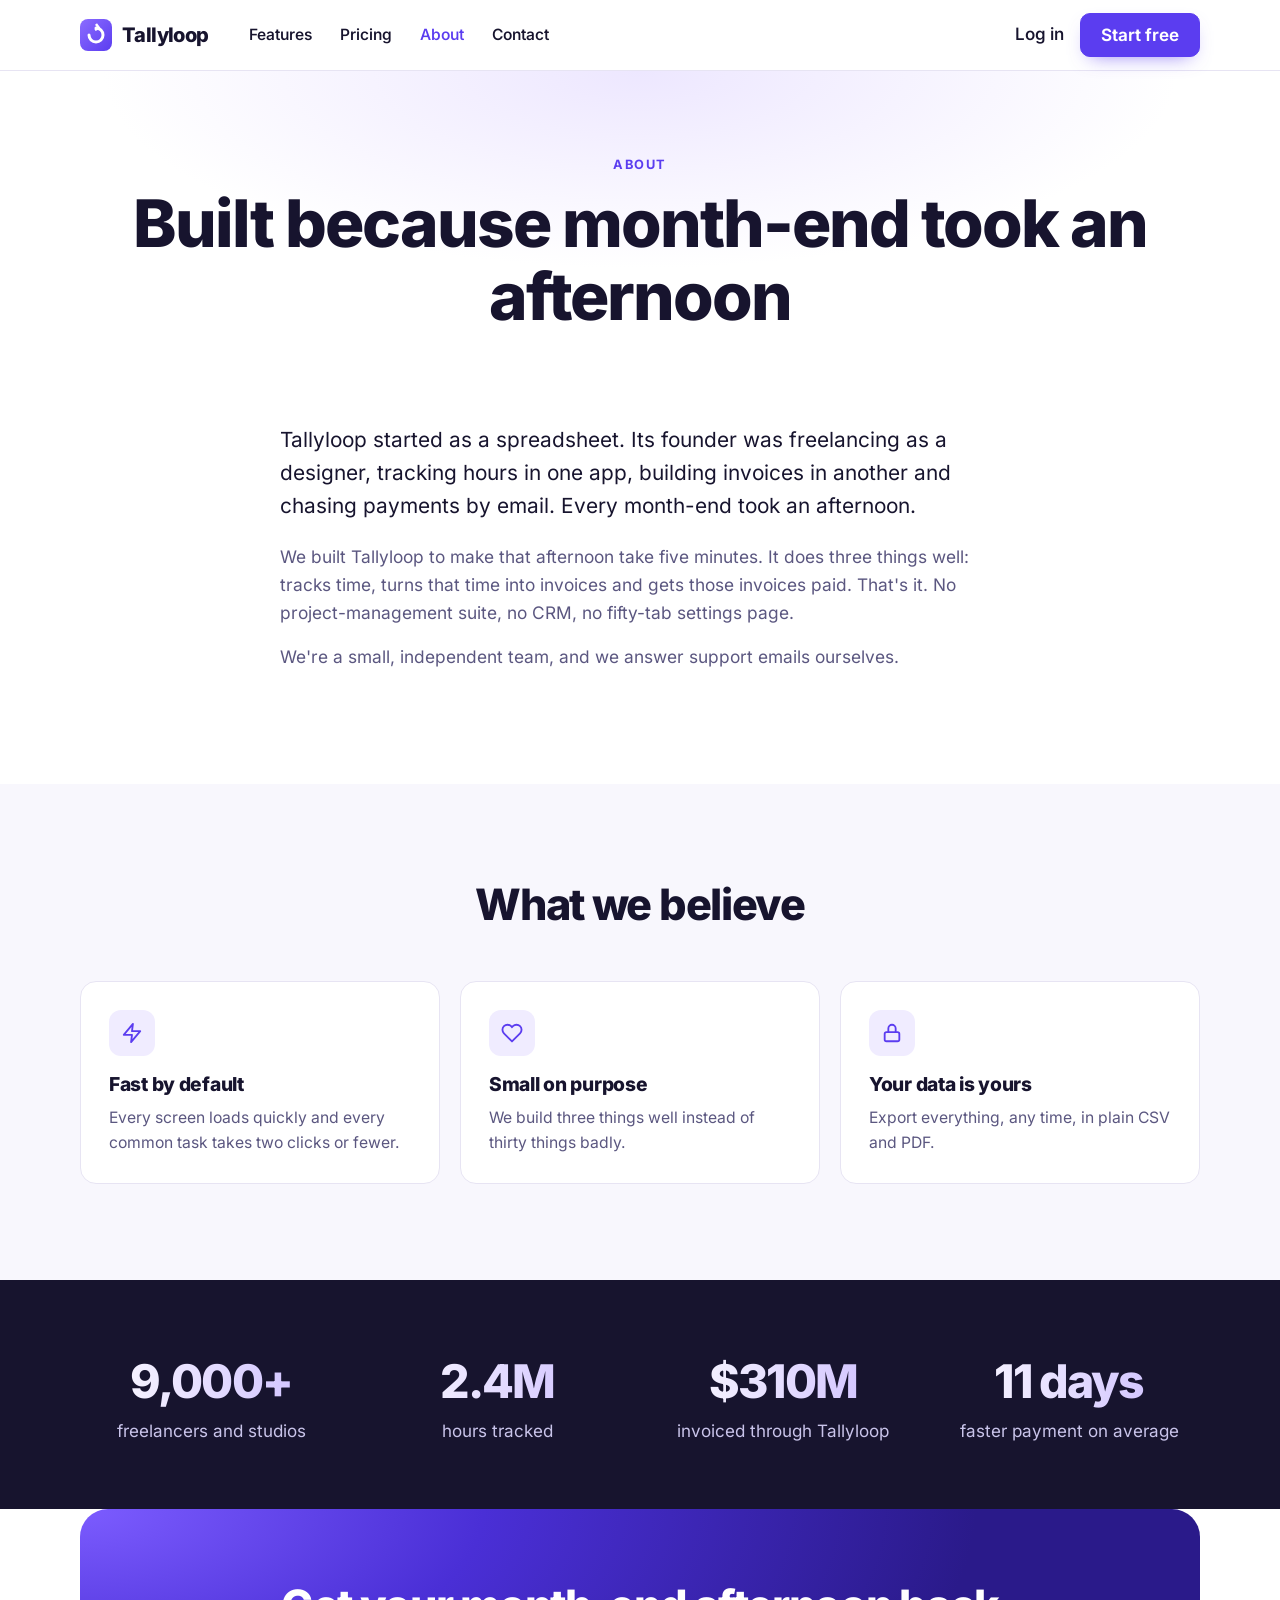
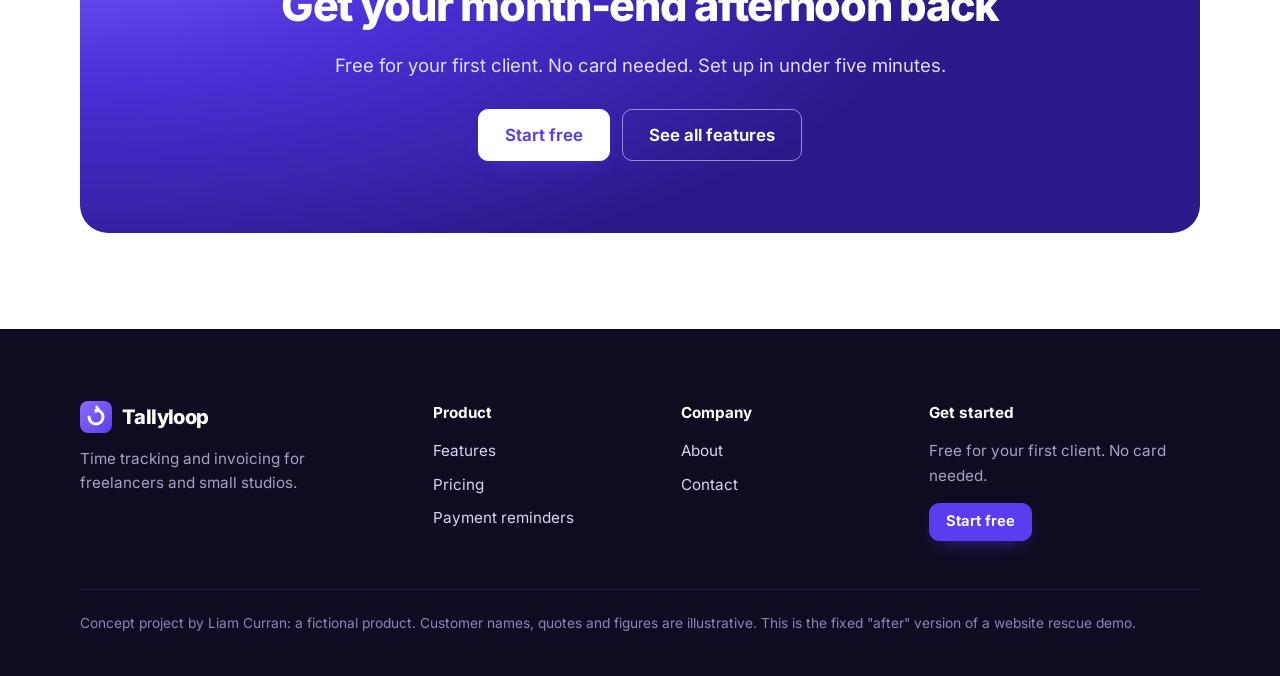
<file: docs/about.html>
<!DOCTYPE html>
<html lang="en">
<head>
<meta charset="utf-8">
<meta name="viewport" content="width=device-width, initial-scale=1">
<title>About Tallyloop | Built by a Freelancer, for Freelancers</title>
<meta name="description" content="Tallyloop started as a freelancer's month-end spreadsheet. Meet the small, independent team behind simple time tracking and invoicing.">
<link rel="canonical" href="https://liampcurran.github.io/tallyloop/about.html">
<meta property="og:type" content="website"><meta property="og:site_name" content="Tallyloop">
<meta property="og:title" content="About Tallyloop | Built by a Freelancer, for Freelancers"><meta property="og:description" content="Tallyloop started as a freelancer's month-end spreadsheet. Meet the small, independent team behind simple time tracking and invoicing.">
<meta property="og:url" content="https://liampcurran.github.io/tallyloop/about.html"><meta property="og:image" content="https://liampcurran.github.io/tallyloop/assets/og.png">
<meta name="twitter:card" content="summary_large_image">
<meta name="theme-color" content="#6a48f0">
<link rel="icon" href="assets/logo.svg" type="image/svg+xml">
<link rel="preload" href="assets/inter.woff2" as="font" type="font/woff2" crossorigin>
<link rel="stylesheet" href="assets/style.css">
<script type="application/ld+json">{"@context":"https://schema.org","@type":"BreadcrumbList","itemListElement":[{"@type":"ListItem","position":1,"name":"Home","item":"https://liampcurran.github.io/tallyloop/"},{"@type":"ListItem","position":2,"name":"About","item":"https://liampcurran.github.io/tallyloop/about.html"}]}</script>
<script type="application/ld+json">{"@context":"https://schema.org","@type":"Organization","@id":"https://liampcurran.github.io/tallyloop/#org","name":"Tallyloop","url":"https://liampcurran.github.io/tallyloop/","logo":"https://liampcurran.github.io/tallyloop/assets/logo.svg","email":"hello@example.com"}</script>
</head>
<body>
<a class="skip" href="#main">Skip to content</a>
<header class="site-header"><div class="wrap">
<a class="brand" href="./"><svg class="logo" viewBox="0 0 32 32" aria-hidden="true"><defs><linearGradient id="lg" x1="0" y1="0" x2="1" y2="1"><stop offset="0" stop-color="#8b6cff"/><stop offset="1" stop-color="#5b3df0"/></linearGradient></defs><rect width="32" height="32" rx="8" fill="url(#lg)"/><path d="M9 16a7 7 0 1 0 7-7" fill="none" stroke="#fff" stroke-width="3" stroke-linecap="round"/><path d="M16 5l3 4-4 2" fill="none" stroke="#fff" stroke-width="2.5" stroke-linejoin="round"/></svg><span>Tallyloop</span></a>
<nav class="nav" aria-label="Main"><a href="features.html">Features</a><a href="pricing.html">Pricing</a><a href="about.html" aria-current="page">About</a><a href="contact.html">Contact</a></nav>
<div class="h-cta"><a class="login" href="contact.html">Log in</a><a class="btn" href="pricing.html">Start free</a></div>
</div></header>
<main id="main">
<section class="page-hero"><div class="wrap center"><p class="eyebrow">About</p><h1>Built because month-end took an afternoon</h1></div></section><section class="section pt0"><div class="wrap narrow prose">
<p class="big">Tallyloop started as a spreadsheet. Its founder was freelancing as a designer, tracking hours in one app, building invoices in another and chasing payments by email. Every month-end took an afternoon.</p>
<p>We built Tallyloop to make that afternoon take five minutes. It does three things well: tracks time, turns that time into invoices and gets those invoices paid. That's it. No project-management suite, no CRM, no fifty-tab settings page.</p>
<p>We're a small, independent team, and we answer support emails ourselves.</p></div></section><section class="section tint"><div class="wrap"><div class="sec-head center"><h2>What we believe</h2></div><div class="feat-grid three"><div class="feat"><span class="f-ico"><svg class="i" viewBox="0 0 24 24" aria-hidden="true" fill="none" stroke="currentColor" stroke-width="2" stroke-linecap="round" stroke-linejoin="round"><path d="M13 2 3 14h9l-1 8 10-12h-9z"/></svg></span><h3>Fast by default</h3><p>Every screen loads quickly and every common task takes two clicks or fewer.</p></div><div class="feat"><span class="f-ico"><svg class="i" viewBox="0 0 24 24" aria-hidden="true" fill="none" stroke="currentColor" stroke-width="2" stroke-linecap="round" stroke-linejoin="round"><path d="M20.8 4.6a5.5 5.5 0 0 0-7.8 0L12 5.7l-1-1.1a5.5 5.5 0 0 0-7.8 7.8L12 21.2l8.8-8.8a5.5 5.5 0 0 0 0-7.8z"/></svg></span><h3>Small on purpose</h3><p>We build three things well instead of thirty things badly.</p></div><div class="feat"><span class="f-ico"><svg class="i" viewBox="0 0 24 24" aria-hidden="true" fill="none" stroke="currentColor" stroke-width="2" stroke-linecap="round" stroke-linejoin="round"><rect x="4" y="11" width="16" height="10" rx="2"/><path d="M8 11V7a4 4 0 0 1 8 0v4"/></svg></span><h3>Your data is yours</h3><p>Export everything, any time, in plain CSV and PDF.</p></div></div></div></section><section class="stats"><div class="wrap">
<div><strong>9,000+</strong><span>freelancers and studios</span></div><div><strong>2.4M</strong><span>hours tracked</span></div>
<div><strong>$310M</strong><span>invoiced through Tallyloop</span></div><div><strong>11 days</strong><span>faster payment on average</span></div>
</div></section><section class="cta"><div class="wrap"><div class="cta-box">
<h2>Get your month-end afternoon back</h2><p>Free for your first client. No card needed. Set up in under five minutes.</p>
<div class="ctas center"><a class="btn btn-lg light" href="pricing.html">Start free</a><a class="btn btn-lg ghost-light" href="features.html">See all features</a></div>
</div></div></section>
</main>
<footer class="site-footer"><div class="wrap">
<div class="f-grid">
<div><a class="brand light" href="./"><svg class="logo" viewBox="0 0 32 32" aria-hidden="true"><defs><linearGradient id="lg" x1="0" y1="0" x2="1" y2="1"><stop offset="0" stop-color="#8b6cff"/><stop offset="1" stop-color="#5b3df0"/></linearGradient></defs><rect width="32" height="32" rx="8" fill="url(#lg)"/><path d="M9 16a7 7 0 1 0 7-7" fill="none" stroke="#fff" stroke-width="3" stroke-linecap="round"/><path d="M16 5l3 4-4 2" fill="none" stroke="#fff" stroke-width="2.5" stroke-linejoin="round"/></svg><span>Tallyloop</span></a><p>Time tracking and invoicing for freelancers and small studios.</p></div>
<div><p class="f-h">Product</p><ul><li><a href="features.html">Features</a></li><li><a href="pricing.html">Pricing</a></li><li><a href="features.html#reminders">Payment reminders</a></li></ul></div>
<div><p class="f-h">Company</p><ul><li><a href="about.html">About</a></li><li><a href="contact.html">Contact</a></li></ul></div>
<div><p class="f-h">Get started</p><p>Free for your first client. No card needed.</p><a class="btn btn-sm" href="pricing.html">Start free</a></div>
</div>
<p class="concept">Concept project by Liam Curran: a fictional product. Customer names, quotes and figures are illustrative. <span class="ver">This is the fixed "after" version of a website rescue demo.</span></p>
</div></footer>
<script>document.querySelectorAll("form.contact-form").forEach(function(f){f.addEventListener("submit",function(e){e.preventDefault();
if(!f.reportValidity())return;f.querySelector(".form-msg").classList.add("show");f.reset();});});</script>
</body>
</html>
</file>
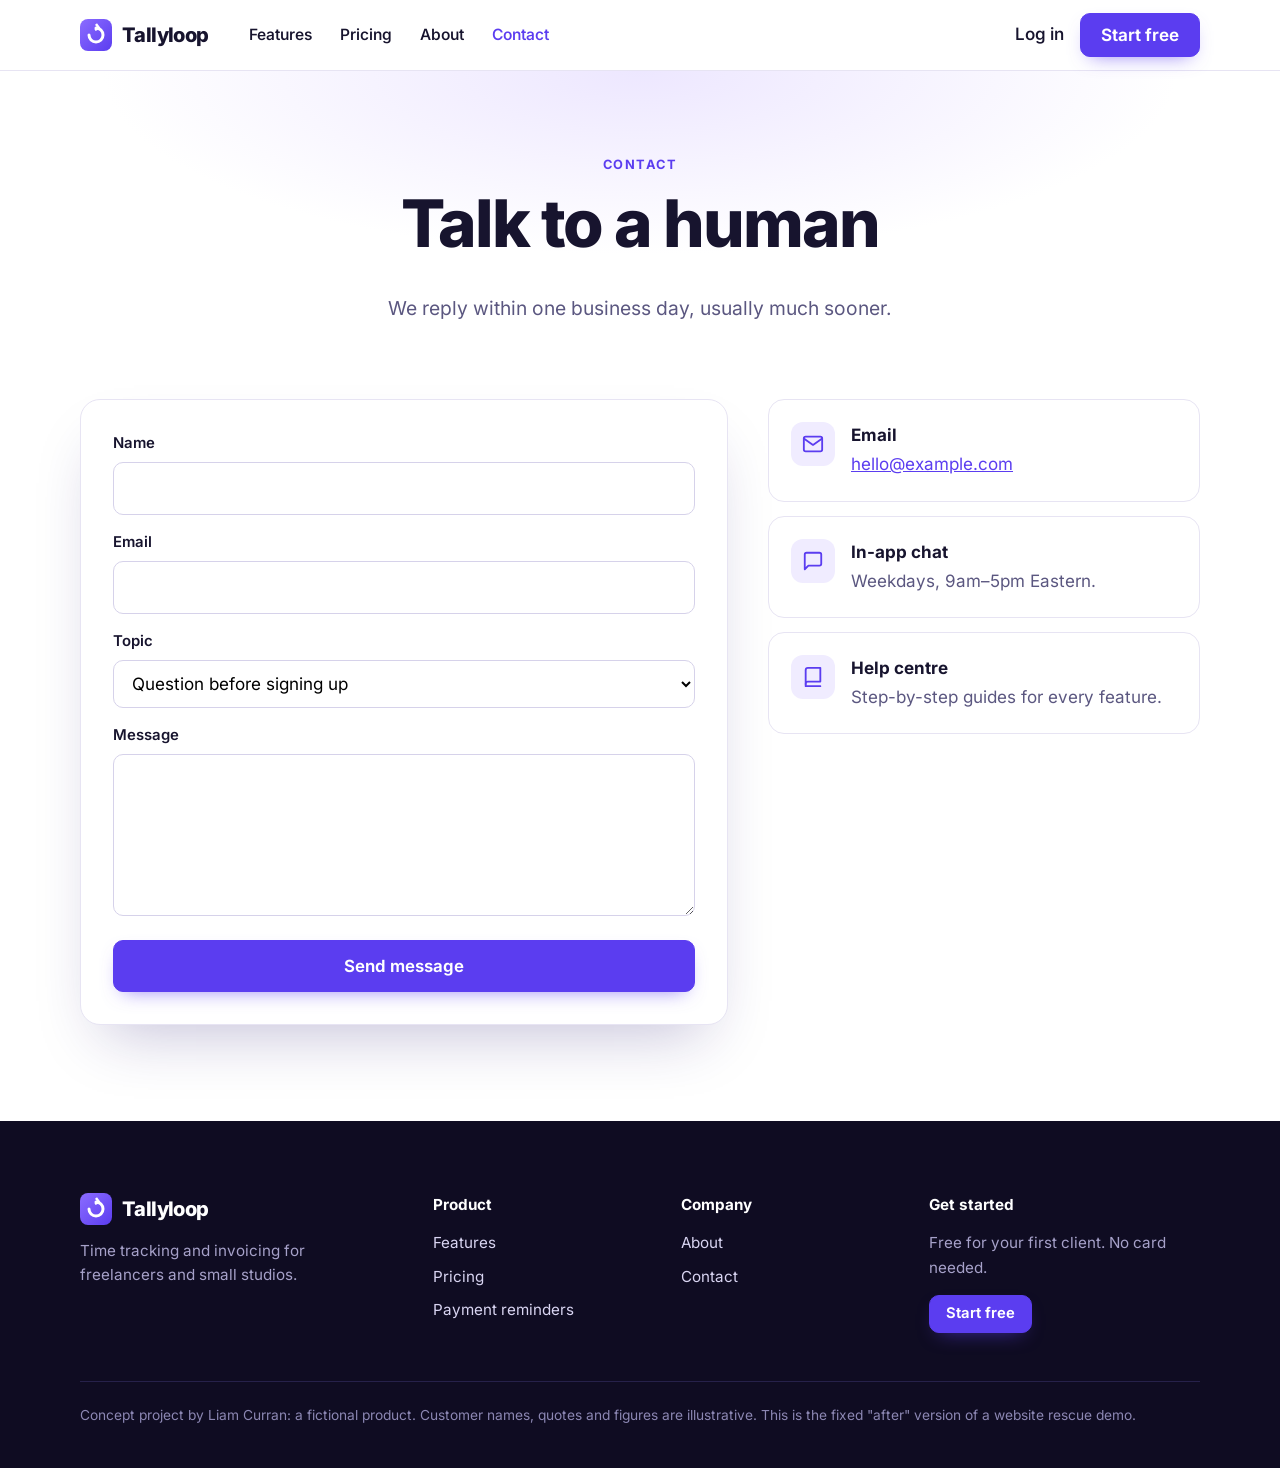
<file: docs/contact.html>
<!DOCTYPE html>
<html lang="en">
<head>
<meta charset="utf-8">
<meta name="viewport" content="width=device-width, initial-scale=1">
<title>Contact Tallyloop Support</title>
<meta name="description" content="Questions about Tallyloop? Email hello@example.com or send a message. A real person on our small team will reply within one business day.">
<link rel="canonical" href="https://liampcurran.github.io/tallyloop/contact.html">
<meta property="og:type" content="website"><meta property="og:site_name" content="Tallyloop">
<meta property="og:title" content="Contact Tallyloop Support"><meta property="og:description" content="Questions about Tallyloop? Email hello@example.com or send a message. A real person on our small team will reply within one business day.">
<meta property="og:url" content="https://liampcurran.github.io/tallyloop/contact.html"><meta property="og:image" content="https://liampcurran.github.io/tallyloop/assets/og.png">
<meta name="twitter:card" content="summary_large_image">
<meta name="theme-color" content="#6a48f0">
<link rel="icon" href="assets/logo.svg" type="image/svg+xml">
<link rel="preload" href="assets/inter.woff2" as="font" type="font/woff2" crossorigin>
<link rel="stylesheet" href="assets/style.css">
<script type="application/ld+json">{"@context":"https://schema.org","@type":"BreadcrumbList","itemListElement":[{"@type":"ListItem","position":1,"name":"Home","item":"https://liampcurran.github.io/tallyloop/"},{"@type":"ListItem","position":2,"name":"Contact","item":"https://liampcurran.github.io/tallyloop/contact.html"}]}</script>
</head>
<body>
<a class="skip" href="#main">Skip to content</a>
<header class="site-header"><div class="wrap">
<a class="brand" href="./"><svg class="logo" viewBox="0 0 32 32" aria-hidden="true"><defs><linearGradient id="lg" x1="0" y1="0" x2="1" y2="1"><stop offset="0" stop-color="#8b6cff"/><stop offset="1" stop-color="#5b3df0"/></linearGradient></defs><rect width="32" height="32" rx="8" fill="url(#lg)"/><path d="M9 16a7 7 0 1 0 7-7" fill="none" stroke="#fff" stroke-width="3" stroke-linecap="round"/><path d="M16 5l3 4-4 2" fill="none" stroke="#fff" stroke-width="2.5" stroke-linejoin="round"/></svg><span>Tallyloop</span></a>
<nav class="nav" aria-label="Main"><a href="features.html">Features</a><a href="pricing.html">Pricing</a><a href="about.html">About</a><a href="contact.html" aria-current="page">Contact</a></nav>
<div class="h-cta"><a class="login" href="contact.html">Log in</a><a class="btn" href="pricing.html">Start free</a></div>
</div></header>
<main id="main">
<section class="page-hero"><div class="wrap center"><p class="eyebrow">Contact</p><h1>Talk to a human</h1><p class="lede">We reply within one business day, usually much sooner.</p></div></section><section class="section pt0"><div class="wrap contact-grid">
<form class="contact-form" id="contact" novalidate>
<div><label for="n">Name</label><input id="n" name="name" type="text" autocomplete="name" required></div>
<div><label for="e">Email</label><input id="e" name="email" type="email" autocomplete="email" required></div>
<div><label for="t">Topic</label><select id="t" name="topic"><option>Question before signing up</option><option>Help with my account</option><option>Billing</option><option>Something else</option></select></div>
<div><label for="q">Message</label><textarea id="q" name="message" rows="5" required></textarea></div>
<button class="btn btn-lg" type="submit">Send message</button>
<p class="form-msg" role="status">Thanks! This is a concept site, so nothing was sent.</p></form>
<div class="contact-cards">
<div class="c-card"><svg class="i" viewBox="0 0 24 24" aria-hidden="true" fill="none" stroke="currentColor" stroke-width="2" stroke-linecap="round" stroke-linejoin="round"><rect x="2" y="4" width="20" height="16" rx="2"/><path d="m22 6-10 7L2 6"/></svg><div><strong>Email</strong><p><a href="mailto:hello@example.com">hello@example.com</a></p></div></div>
<div class="c-card"><svg class="i" viewBox="0 0 24 24" aria-hidden="true" fill="none" stroke="currentColor" stroke-width="2" stroke-linecap="round" stroke-linejoin="round"><path d="M21 15a2 2 0 0 1-2 2H7l-4 4V5a2 2 0 0 1 2-2h14a2 2 0 0 1 2 2z"/></svg><div><strong>In-app chat</strong><p>Weekdays, 9am–5pm Eastern.</p></div></div>
<div class="c-card"><svg class="i" viewBox="0 0 24 24" aria-hidden="true" fill="none" stroke="currentColor" stroke-width="2" stroke-linecap="round" stroke-linejoin="round"><path d="M4 19.5A2.5 2.5 0 0 1 6.5 17H20V2H6.5A2.5 2.5 0 0 0 4 4.5z"/><path d="M4 19.5V22h16"/></svg><div><strong>Help centre</strong><p>Step-by-step guides for every feature.</p></div></div>
</div></div></section>
</main>
<footer class="site-footer"><div class="wrap">
<div class="f-grid">
<div><a class="brand light" href="./"><svg class="logo" viewBox="0 0 32 32" aria-hidden="true"><defs><linearGradient id="lg" x1="0" y1="0" x2="1" y2="1"><stop offset="0" stop-color="#8b6cff"/><stop offset="1" stop-color="#5b3df0"/></linearGradient></defs><rect width="32" height="32" rx="8" fill="url(#lg)"/><path d="M9 16a7 7 0 1 0 7-7" fill="none" stroke="#fff" stroke-width="3" stroke-linecap="round"/><path d="M16 5l3 4-4 2" fill="none" stroke="#fff" stroke-width="2.5" stroke-linejoin="round"/></svg><span>Tallyloop</span></a><p>Time tracking and invoicing for freelancers and small studios.</p></div>
<div><p class="f-h">Product</p><ul><li><a href="features.html">Features</a></li><li><a href="pricing.html">Pricing</a></li><li><a href="features.html#reminders">Payment reminders</a></li></ul></div>
<div><p class="f-h">Company</p><ul><li><a href="about.html">About</a></li><li><a href="contact.html">Contact</a></li></ul></div>
<div><p class="f-h">Get started</p><p>Free for your first client. No card needed.</p><a class="btn btn-sm" href="pricing.html">Start free</a></div>
</div>
<p class="concept">Concept project by Liam Curran: a fictional product. Customer names, quotes and figures are illustrative. <span class="ver">This is the fixed "after" version of a website rescue demo.</span></p>
</div></footer>
<script>document.querySelectorAll("form.contact-form").forEach(function(f){f.addEventListener("submit",function(e){e.preventDefault();
if(!f.reportValidity())return;f.querySelector(".form-msg").classList.add("show");f.reset();});});</script>
</body>
</html>
</file>
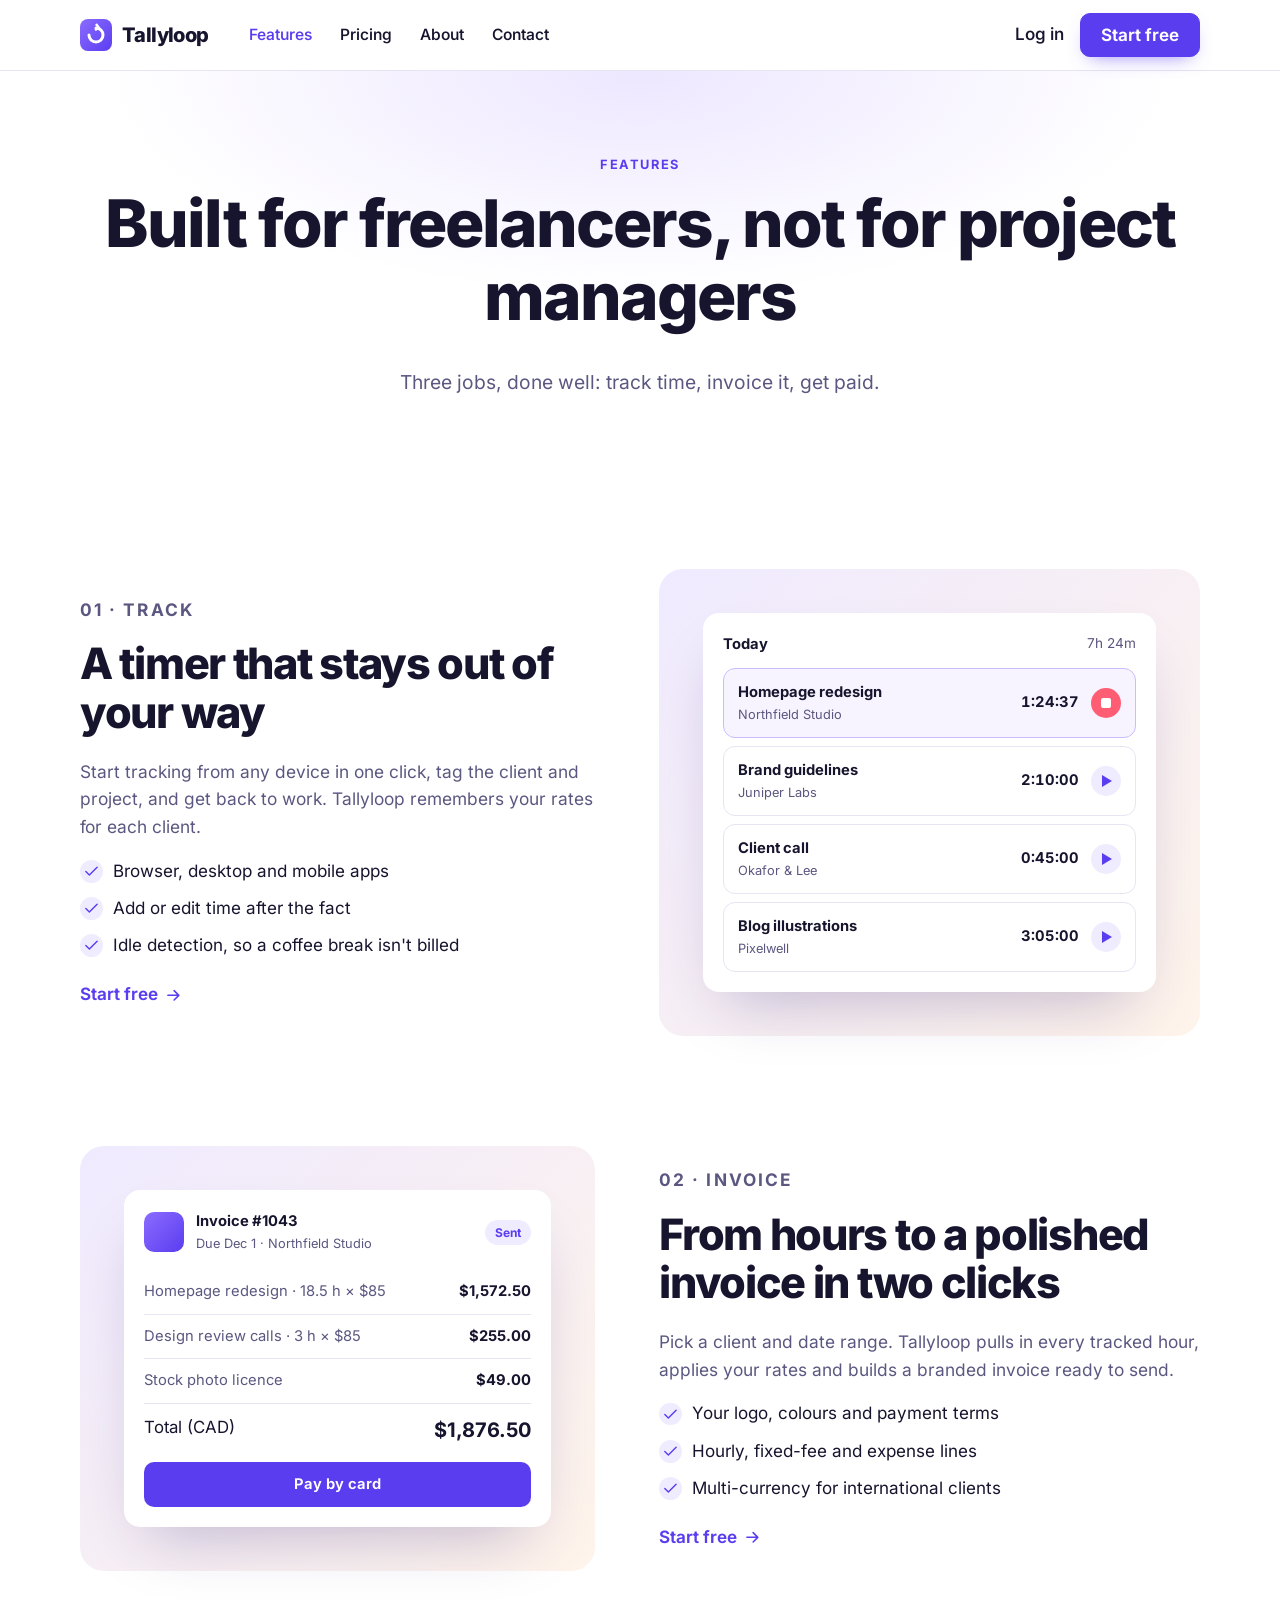
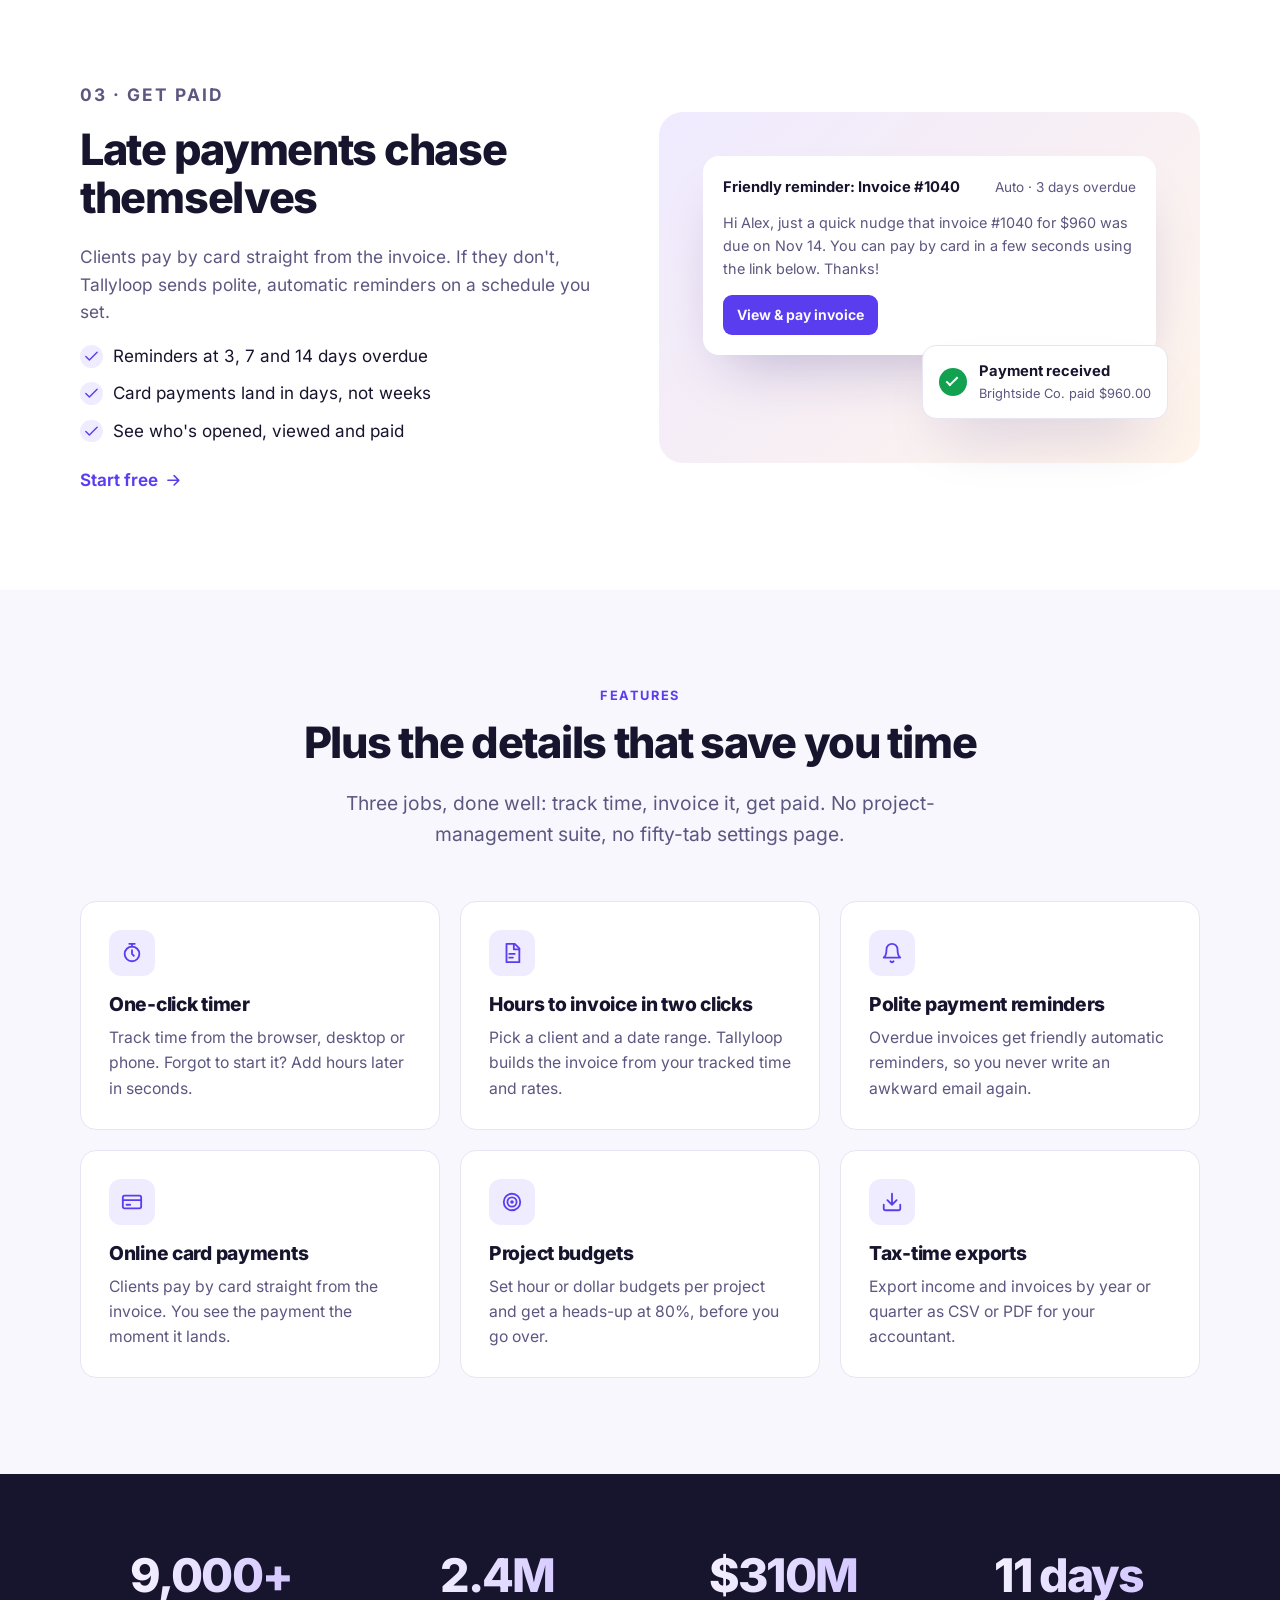
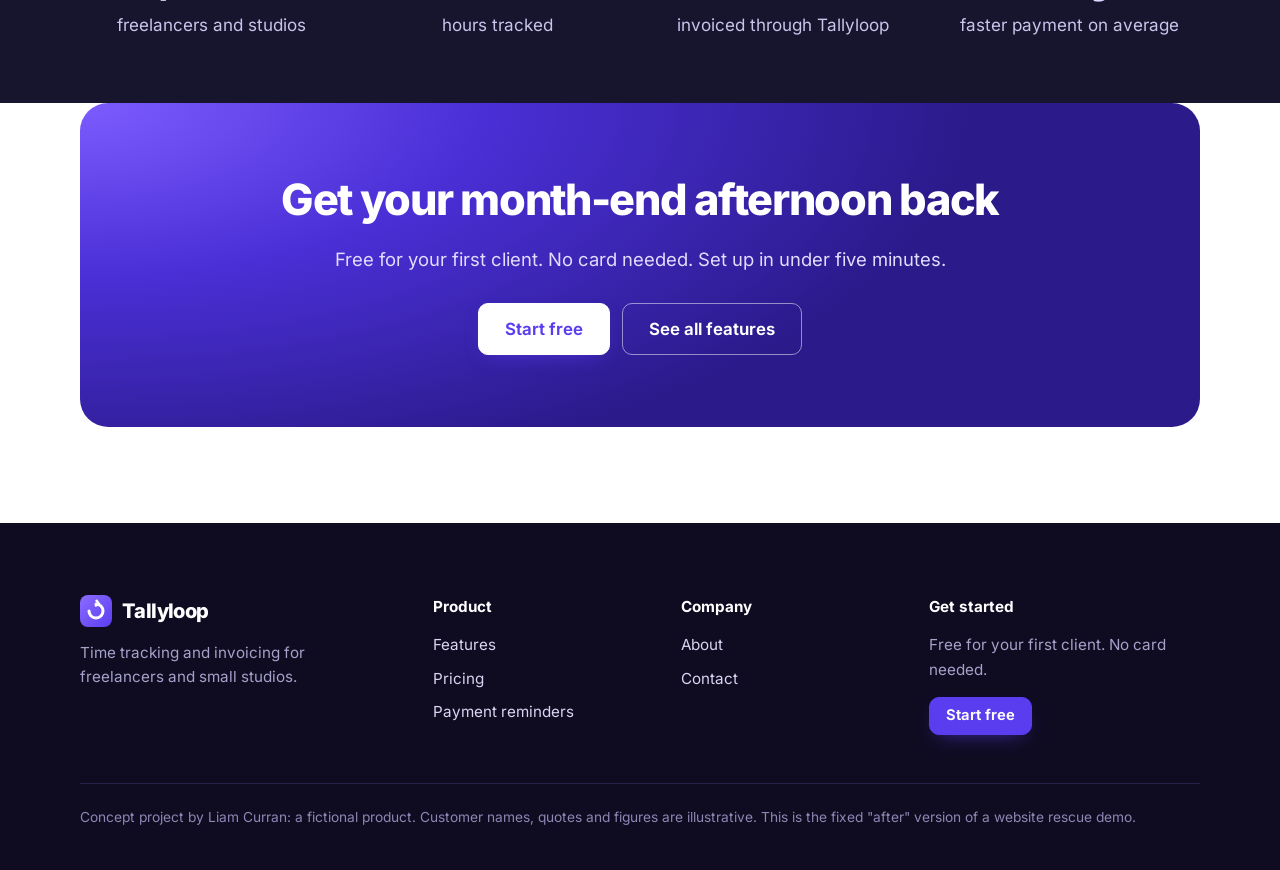
<file: docs/features.html>
<!DOCTYPE html>
<html lang="en">
<head>
<meta charset="utf-8">
<meta name="viewport" content="width=device-width, initial-scale=1">
<title>Features: Timer, Invoicing &amp; Payment Reminders | Tallyloop</title>
<meta name="description" content="See how Tallyloop's one-click timer, hours-to-invoice builder, automatic payment reminders and project budgets save freelancers hours every month.">
<link rel="canonical" href="https://liampcurran.github.io/tallyloop/features.html">
<meta property="og:type" content="website"><meta property="og:site_name" content="Tallyloop">
<meta property="og:title" content="Features: Timer, Invoicing &amp; Payment Reminders | Tallyloop"><meta property="og:description" content="See how Tallyloop's one-click timer, hours-to-invoice builder, automatic payment reminders and project budgets save freelancers hours every month.">
<meta property="og:url" content="https://liampcurran.github.io/tallyloop/features.html"><meta property="og:image" content="https://liampcurran.github.io/tallyloop/assets/og.png">
<meta name="twitter:card" content="summary_large_image">
<meta name="theme-color" content="#6a48f0">
<link rel="icon" href="assets/logo.svg" type="image/svg+xml">
<link rel="preload" href="assets/inter.woff2" as="font" type="font/woff2" crossorigin>
<link rel="stylesheet" href="assets/style.css">
<script type="application/ld+json">{"@context":"https://schema.org","@type":"BreadcrumbList","itemListElement":[{"@type":"ListItem","position":1,"name":"Home","item":"https://liampcurran.github.io/tallyloop/"},{"@type":"ListItem","position":2,"name":"Features","item":"https://liampcurran.github.io/tallyloop/features.html"}]}</script>
</head>
<body>
<a class="skip" href="#main">Skip to content</a>
<header class="site-header"><div class="wrap">
<a class="brand" href="./"><svg class="logo" viewBox="0 0 32 32" aria-hidden="true"><defs><linearGradient id="lg" x1="0" y1="0" x2="1" y2="1"><stop offset="0" stop-color="#8b6cff"/><stop offset="1" stop-color="#5b3df0"/></linearGradient></defs><rect width="32" height="32" rx="8" fill="url(#lg)"/><path d="M9 16a7 7 0 1 0 7-7" fill="none" stroke="#fff" stroke-width="3" stroke-linecap="round"/><path d="M16 5l3 4-4 2" fill="none" stroke="#fff" stroke-width="2.5" stroke-linejoin="round"/></svg><span>Tallyloop</span></a>
<nav class="nav" aria-label="Main"><a href="features.html" aria-current="page">Features</a><a href="pricing.html">Pricing</a><a href="about.html">About</a><a href="contact.html">Contact</a></nav>
<div class="h-cta"><a class="login" href="contact.html">Log in</a><a class="btn" href="pricing.html">Start free</a></div>
</div></header>
<main id="main">
<section class="page-hero"><div class="wrap center"><p class="eyebrow">Features</p><h1>Built for freelancers, not for project managers</h1><p class="lede">Three jobs, done well: track time, invoice it, get paid.</p></div></section><section class="section"><div class="wrap panels"><div class="panel" id="timer"><div class="panel-copy">
<p class="eyebrow">01 · Track</p><h2>A timer that stays out of your way</h2><p>Start tracking from any device in one click, tag the client and project, and get back to work. Tallyloop remembers your rates for each client.</p><ul class="ticks"><li><svg class="i" viewBox="0 0 24 24" aria-hidden="true" fill="none" stroke="currentColor" stroke-width="2" stroke-linecap="round" stroke-linejoin="round"><path d="M20 6 9 17l-5-5"/></svg><span>Browser, desktop and mobile apps</span></li><li><svg class="i" viewBox="0 0 24 24" aria-hidden="true" fill="none" stroke="currentColor" stroke-width="2" stroke-linecap="round" stroke-linejoin="round"><path d="M20 6 9 17l-5-5"/></svg><span>Add or edit time after the fact</span></li><li><svg class="i" viewBox="0 0 24 24" aria-hidden="true" fill="none" stroke="currentColor" stroke-width="2" stroke-linecap="round" stroke-linejoin="round"><path d="M20 6 9 17l-5-5"/></svg><span>Idle detection, so a coffee break isn't billed</span></li></ul>
<a class="link-arrow" href="pricing.html">Start free <svg class="i" viewBox="0 0 24 24" aria-hidden="true" fill="none" stroke="currentColor" stroke-width="2" stroke-linecap="round" stroke-linejoin="round"><path d="M5 12h14M13 6l6 6-6 6"/></svg></a></div><div class="panel-mock"><div class="mock mock-timer" aria-hidden="true"><div class="mh"><strong>Today</strong><span>7h 24m</span></div><ul><li class="run"><span><strong>Homepage redesign</strong><small>Northfield Studio</small></span><span class="dur">1:24:37</span><span class="play stop"></span></li><li class=""><span><strong>Brand guidelines</strong><small>Juniper Labs</small></span><span class="dur">2:10:00</span><span class="play"></span></li><li class=""><span><strong>Client call</strong><small>Okafor &amp; Lee</small></span><span class="dur">0:45:00</span><span class="play"></span></li><li class=""><span><strong>Blog illustrations</strong><small>Pixelwell</small></span><span class="dur">3:05:00</span><span class="play"></span></li></ul></div></div></div><div class="panel rev" id="invoices"><div class="panel-copy">
<p class="eyebrow">02 · Invoice</p><h2>From hours to a polished invoice in two clicks</h2><p>Pick a client and date range. Tallyloop pulls in every tracked hour, applies your rates and builds a branded invoice ready to send.</p><ul class="ticks"><li><svg class="i" viewBox="0 0 24 24" aria-hidden="true" fill="none" stroke="currentColor" stroke-width="2" stroke-linecap="round" stroke-linejoin="round"><path d="M20 6 9 17l-5-5"/></svg><span>Your logo, colours and payment terms</span></li><li><svg class="i" viewBox="0 0 24 24" aria-hidden="true" fill="none" stroke="currentColor" stroke-width="2" stroke-linecap="round" stroke-linejoin="round"><path d="M20 6 9 17l-5-5"/></svg><span>Hourly, fixed-fee and expense lines</span></li><li><svg class="i" viewBox="0 0 24 24" aria-hidden="true" fill="none" stroke="currentColor" stroke-width="2" stroke-linecap="round" stroke-linejoin="round"><path d="M20 6 9 17l-5-5"/></svg><span>Multi-currency for international clients</span></li></ul>
<a class="link-arrow" href="pricing.html">Start free <svg class="i" viewBox="0 0 24 24" aria-hidden="true" fill="none" stroke="currentColor" stroke-width="2" stroke-linecap="round" stroke-linejoin="round"><path d="M5 12h14M13 6l6 6-6 6"/></svg></a></div><div class="panel-mock"><div class="mock mock-inv" aria-hidden="true">
<div class="inv-top"><span class="inv-logo"></span><div><strong>Invoice #1043</strong><small>Due Dec 1 · Northfield Studio</small></div><span class="badge sent">Sent</span></div>
<div class="inv-rows"><div><span>Homepage redesign · 18.5 h × $85</span><b>$1,572.50</b></div>
<div><span>Design review calls · 3 h × $85</span><b>$255.00</b></div>
<div><span>Stock photo licence</span><b>$49.00</b></div></div>
<div class="inv-total"><span>Total (CAD)</span><b>$1,876.50</b></div>
<div class="inv-pay">Pay by card</div></div></div></div><div class="panel" id="reminders"><div class="panel-copy">
<p class="eyebrow">03 · Get paid</p><h2>Late payments chase themselves</h2><p>Clients pay by card straight from the invoice. If they don't, Tallyloop sends polite, automatic reminders on a schedule you set.</p><ul class="ticks"><li><svg class="i" viewBox="0 0 24 24" aria-hidden="true" fill="none" stroke="currentColor" stroke-width="2" stroke-linecap="round" stroke-linejoin="round"><path d="M20 6 9 17l-5-5"/></svg><span>Reminders at 3, 7 and 14 days overdue</span></li><li><svg class="i" viewBox="0 0 24 24" aria-hidden="true" fill="none" stroke="currentColor" stroke-width="2" stroke-linecap="round" stroke-linejoin="round"><path d="M20 6 9 17l-5-5"/></svg><span>Card payments land in days, not weeks</span></li><li><svg class="i" viewBox="0 0 24 24" aria-hidden="true" fill="none" stroke="currentColor" stroke-width="2" stroke-linecap="round" stroke-linejoin="round"><path d="M20 6 9 17l-5-5"/></svg><span>See who's opened, viewed and paid</span></li></ul>
<a class="link-arrow" href="pricing.html">Start free <svg class="i" viewBox="0 0 24 24" aria-hidden="true" fill="none" stroke="currentColor" stroke-width="2" stroke-linecap="round" stroke-linejoin="round"><path d="M5 12h14M13 6l6 6-6 6"/></svg></a></div><div class="panel-mock"><div class="mock mock-remind" aria-hidden="true">
<div class="mail"><div class="mh"><strong>Friendly reminder: Invoice #1040</strong><span>Auto · 3 days overdue</span></div>
<p>Hi Alex, just a quick nudge that invoice #1040 for $960 was due on Nov 14. You can pay by card in a few seconds using the link below. Thanks!</p>
<span class="mail-btn">View &amp; pay invoice</span></div>
<div class="toast"><span class="ok"></span><div><strong>Payment received</strong><small>Brightside Co. paid $960.00</small></div></div></div></div></div></div></section><section class="section tint"><div class="wrap"><div class="sec-head center"><p class="eyebrow">Features</p><h2>Plus the details that save you time</h2>
<p class="lede">Three jobs, done well: track time, invoice it, get paid. No project-management suite, no fifty-tab settings page.</p></div>
<div class="feat-grid"><div class="feat"><span class="f-ico"><svg class="i" viewBox="0 0 24 24" aria-hidden="true" fill="none" stroke="currentColor" stroke-width="2" stroke-linecap="round" stroke-linejoin="round"><circle cx="12" cy="13" r="8"/><path d="M12 9v4l2 2M9 2h6M12 2v3"/></svg></span><h3>One-click timer</h3><p>Track time from the browser, desktop or phone. Forgot to start it? Add hours later in seconds.</p></div><div class="feat"><span class="f-ico"><svg class="i" viewBox="0 0 24 24" aria-hidden="true" fill="none" stroke="currentColor" stroke-width="2" stroke-linecap="round" stroke-linejoin="round"><path d="M6 2h9l5 5v15H6z"/><path d="M14 2v6h6M9 13h6M9 17h4"/></svg></span><h3>Hours to invoice in two clicks</h3><p>Pick a client and a date range. Tallyloop builds the invoice from your tracked time and rates.</p></div><div class="feat"><span class="f-ico"><svg class="i" viewBox="0 0 24 24" aria-hidden="true" fill="none" stroke="currentColor" stroke-width="2" stroke-linecap="round" stroke-linejoin="round"><path d="M6 8a6 6 0 0 1 12 0c0 7 3 9 3 9H3s3-2 3-9"/><path d="M10.3 21a1.9 1.9 0 0 0 3.4 0"/></svg></span><h3>Polite payment reminders</h3><p>Overdue invoices get friendly automatic reminders, so you never write an awkward email again.</p></div><div class="feat"><span class="f-ico"><svg class="i" viewBox="0 0 24 24" aria-hidden="true" fill="none" stroke="currentColor" stroke-width="2" stroke-linecap="round" stroke-linejoin="round"><rect x="2" y="5" width="20" height="14" rx="2"/><path d="M2 10h20M6 15h4"/></svg></span><h3>Online card payments</h3><p>Clients pay by card straight from the invoice. You see the payment the moment it lands.</p></div><div class="feat"><span class="f-ico"><svg class="i" viewBox="0 0 24 24" aria-hidden="true" fill="none" stroke="currentColor" stroke-width="2" stroke-linecap="round" stroke-linejoin="round"><circle cx="12" cy="12" r="9"/><circle cx="12" cy="12" r="5"/><circle cx="12" cy="12" r="1"/></svg></span><h3>Project budgets</h3><p>Set hour or dollar budgets per project and get a heads-up at 80%, before you go over.</p></div><div class="feat"><span class="f-ico"><svg class="i" viewBox="0 0 24 24" aria-hidden="true" fill="none" stroke="currentColor" stroke-width="2" stroke-linecap="round" stroke-linejoin="round"><path d="M21 15v4a2 2 0 0 1-2 2H5a2 2 0 0 1-2-2v-4M7 10l5 5 5-5M12 15V3"/></svg></span><h3>Tax-time exports</h3><p>Export income and invoices by year or quarter as CSV or PDF for your accountant.</p></div></div></div></section><section class="stats"><div class="wrap">
<div><strong>9,000+</strong><span>freelancers and studios</span></div><div><strong>2.4M</strong><span>hours tracked</span></div>
<div><strong>$310M</strong><span>invoiced through Tallyloop</span></div><div><strong>11 days</strong><span>faster payment on average</span></div>
</div></section><section class="cta"><div class="wrap"><div class="cta-box">
<h2>Get your month-end afternoon back</h2><p>Free for your first client. No card needed. Set up in under five minutes.</p>
<div class="ctas center"><a class="btn btn-lg light" href="pricing.html">Start free</a><a class="btn btn-lg ghost-light" href="features.html">See all features</a></div>
</div></div></section>
</main>
<footer class="site-footer"><div class="wrap">
<div class="f-grid">
<div><a class="brand light" href="./"><svg class="logo" viewBox="0 0 32 32" aria-hidden="true"><defs><linearGradient id="lg" x1="0" y1="0" x2="1" y2="1"><stop offset="0" stop-color="#8b6cff"/><stop offset="1" stop-color="#5b3df0"/></linearGradient></defs><rect width="32" height="32" rx="8" fill="url(#lg)"/><path d="M9 16a7 7 0 1 0 7-7" fill="none" stroke="#fff" stroke-width="3" stroke-linecap="round"/><path d="M16 5l3 4-4 2" fill="none" stroke="#fff" stroke-width="2.5" stroke-linejoin="round"/></svg><span>Tallyloop</span></a><p>Time tracking and invoicing for freelancers and small studios.</p></div>
<div><p class="f-h">Product</p><ul><li><a href="features.html">Features</a></li><li><a href="pricing.html">Pricing</a></li><li><a href="features.html#reminders">Payment reminders</a></li></ul></div>
<div><p class="f-h">Company</p><ul><li><a href="about.html">About</a></li><li><a href="contact.html">Contact</a></li></ul></div>
<div><p class="f-h">Get started</p><p>Free for your first client. No card needed.</p><a class="btn btn-sm" href="pricing.html">Start free</a></div>
</div>
<p class="concept">Concept project by Liam Curran: a fictional product. Customer names, quotes and figures are illustrative. <span class="ver">This is the fixed "after" version of a website rescue demo.</span></p>
</div></footer>
<script>document.querySelectorAll("form.contact-form").forEach(function(f){f.addEventListener("submit",function(e){e.preventDefault();
if(!f.reportValidity())return;f.querySelector(".form-msg").classList.add("show");f.reset();});});</script>
</body>
</html>
</file>
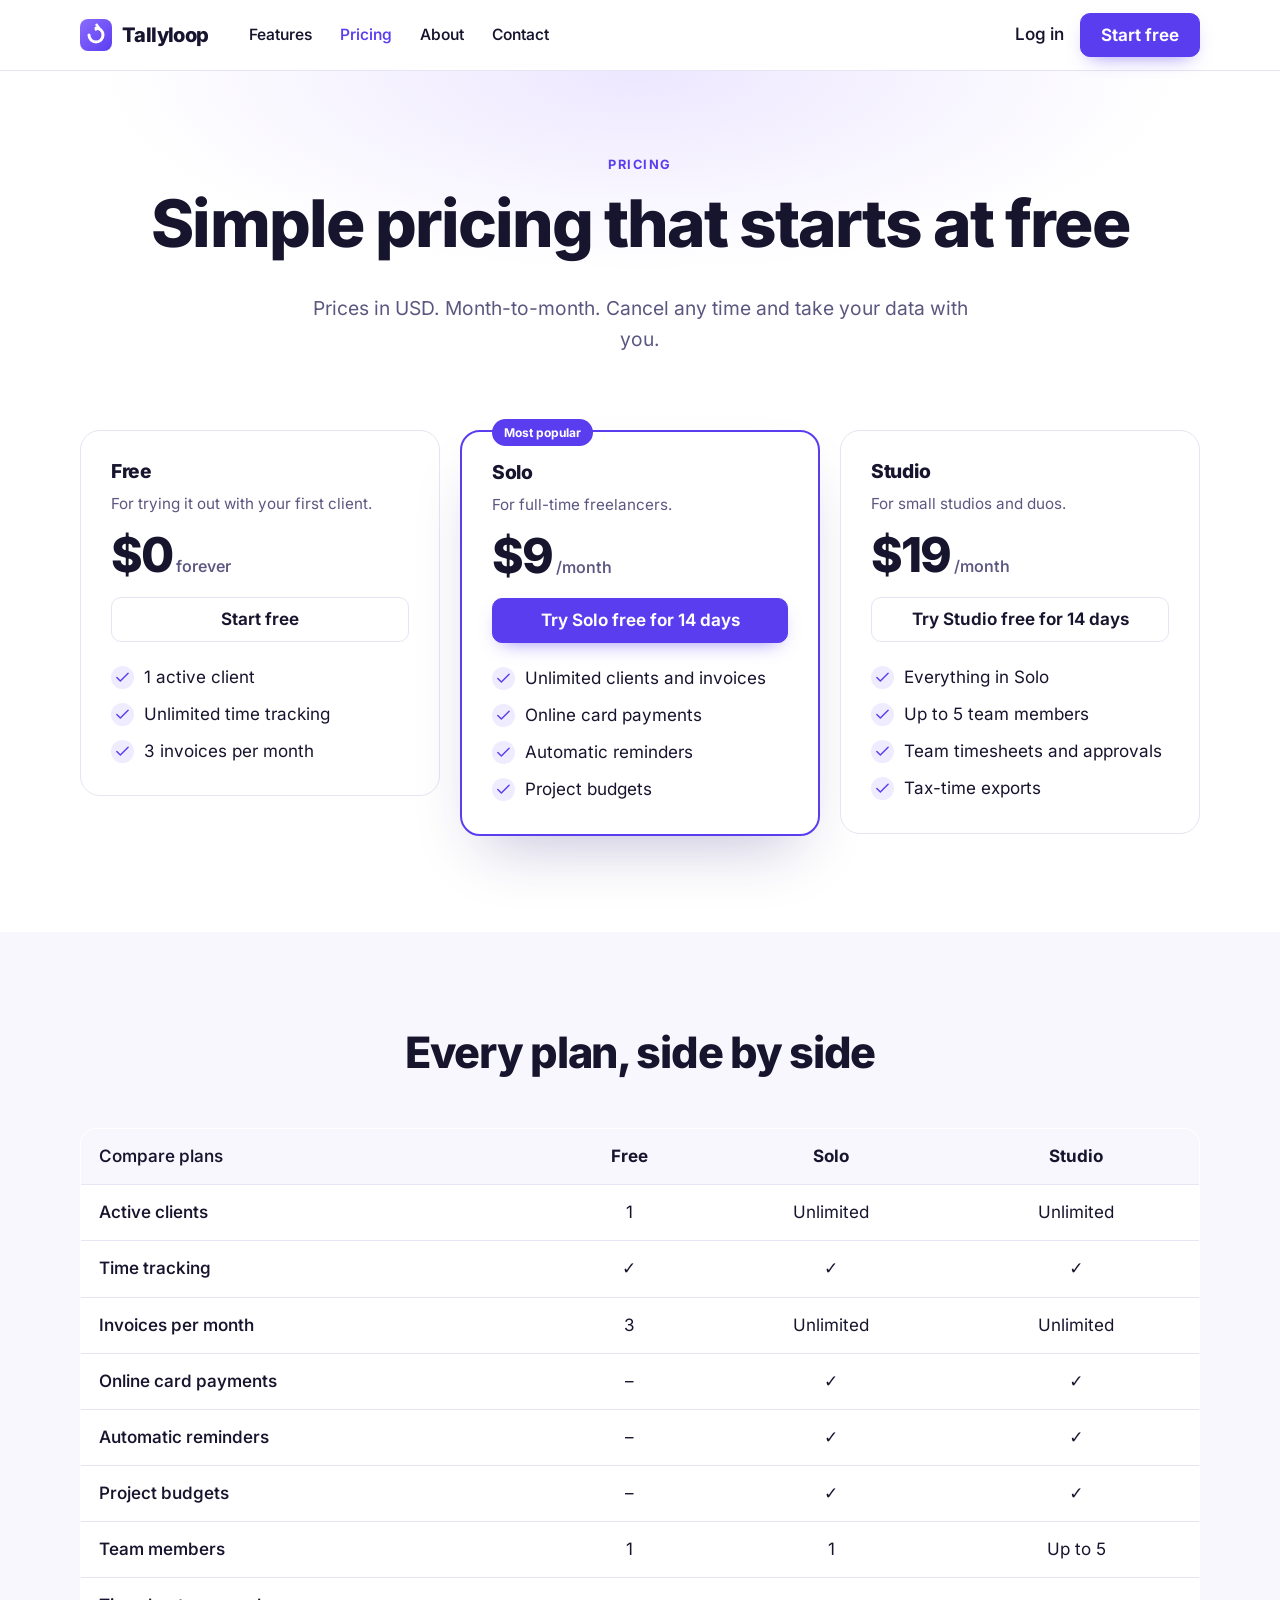
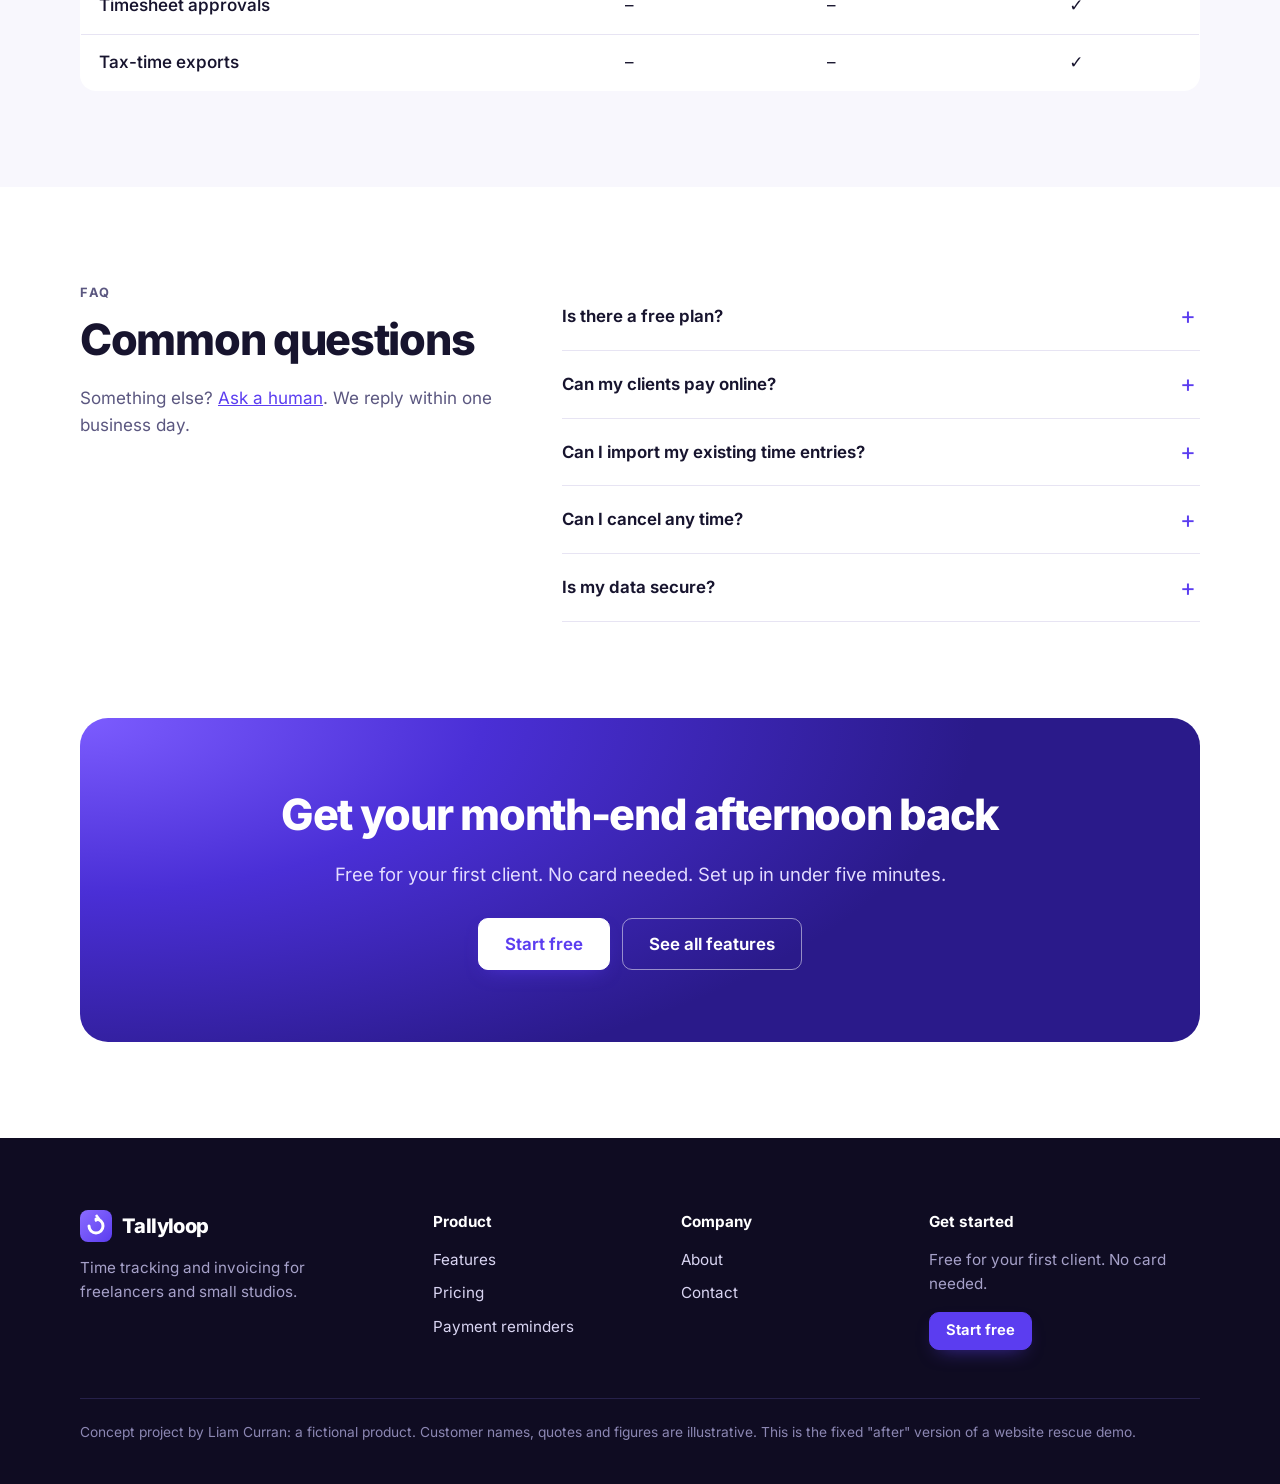
<file: docs/pricing.html>
<!DOCTYPE html>
<html lang="en">
<head>
<meta charset="utf-8">
<meta name="viewport" content="width=device-width, initial-scale=1">
<title>Pricing: Free, Solo &amp; Studio Plans | Tallyloop</title>
<meta name="description" content="Tallyloop pricing: Free for one client, Solo at $9/month, Studio at $19/month for small teams. Month-to-month, cancel any time.">
<link rel="canonical" href="https://liampcurran.github.io/tallyloop/pricing.html">
<meta property="og:type" content="website"><meta property="og:site_name" content="Tallyloop">
<meta property="og:title" content="Pricing: Free, Solo &amp; Studio Plans | Tallyloop"><meta property="og:description" content="Tallyloop pricing: Free for one client, Solo at $9/month, Studio at $19/month for small teams. Month-to-month, cancel any time.">
<meta property="og:url" content="https://liampcurran.github.io/tallyloop/pricing.html"><meta property="og:image" content="https://liampcurran.github.io/tallyloop/assets/og.png">
<meta name="twitter:card" content="summary_large_image">
<meta name="theme-color" content="#6a48f0">
<link rel="icon" href="assets/logo.svg" type="image/svg+xml">
<link rel="preload" href="assets/inter.woff2" as="font" type="font/woff2" crossorigin>
<link rel="stylesheet" href="assets/style.css">
<script type="application/ld+json">{"@context":"https://schema.org","@type":"BreadcrumbList","itemListElement":[{"@type":"ListItem","position":1,"name":"Home","item":"https://liampcurran.github.io/tallyloop/"},{"@type":"ListItem","position":2,"name":"Pricing","item":"https://liampcurran.github.io/tallyloop/pricing.html"}]}</script>
<script type="application/ld+json">{"@context":"https://schema.org","@type":"SoftwareApplication","name":"Tallyloop","applicationCategory":"BusinessApplication","operatingSystem":"Web, iOS, Android","description":"Start a timer, turn your hours into a professional invoice in two clicks, and let Tallyloop chase late payments for you.","publisher":{"@id":"https://liampcurran.github.io/tallyloop/#org"},"offers":[{"@type":"Offer","name":"Free","price":"0","priceCurrency":"USD"},{"@type":"Offer","name":"Solo","price":"9","priceCurrency":"USD"},{"@type":"Offer","name":"Studio","price":"19","priceCurrency":"USD"}]}</script>
<script type="application/ld+json">{"@context":"https://schema.org","@type":"FAQPage","mainEntity":[{"@type":"Question","name":"Is there a free plan?","acceptedAnswer":{"@type":"Answer","text":"Yes. The Free plan covers one active client with unlimited time tracking and three invoices a month. Upgrade only when you need more."}},{"@type":"Question","name":"Can my clients pay online?","acceptedAnswer":{"@type":"Answer","text":"Yes. On Solo and Studio, every invoice has a pay-by-card button. Card processing fees are charged by the payment provider."}},{"@type":"Question","name":"Can I import my existing time entries?","acceptedAnswer":{"@type":"Answer","text":"You can import time entries from a CSV file, which most time trackers can export."}},{"@type":"Question","name":"Can I cancel any time?","acceptedAnswer":{"@type":"Answer","text":"Yes. Plans are month-to-month, and you can export all your data before you leave."}},{"@type":"Question","name":"Is my data secure?","acceptedAnswer":{"@type":"Answer","text":"Data is encrypted in transit and at rest, and card payments are handled by a PCI-compliant payment provider. We never see card numbers."}}]}</script>
</head>
<body>
<a class="skip" href="#main">Skip to content</a>
<header class="site-header"><div class="wrap">
<a class="brand" href="./"><svg class="logo" viewBox="0 0 32 32" aria-hidden="true"><defs><linearGradient id="lg" x1="0" y1="0" x2="1" y2="1"><stop offset="0" stop-color="#8b6cff"/><stop offset="1" stop-color="#5b3df0"/></linearGradient></defs><rect width="32" height="32" rx="8" fill="url(#lg)"/><path d="M9 16a7 7 0 1 0 7-7" fill="none" stroke="#fff" stroke-width="3" stroke-linecap="round"/><path d="M16 5l3 4-4 2" fill="none" stroke="#fff" stroke-width="2.5" stroke-linejoin="round"/></svg><span>Tallyloop</span></a>
<nav class="nav" aria-label="Main"><a href="features.html">Features</a><a href="pricing.html" aria-current="page">Pricing</a><a href="about.html">About</a><a href="contact.html">Contact</a></nav>
<div class="h-cta"><a class="login" href="contact.html">Log in</a><a class="btn" href="pricing.html">Start free</a></div>
</div></header>
<main id="main">
<section class="page-hero"><div class="wrap center"><p class="eyebrow">Pricing</p><h1>Simple pricing that starts at free</h1><p class="lede">Prices in USD. Month-to-month. Cancel any time and take your data with you.</p></div></section><section class="section pt0"><div class="wrap"><h2 class="sr-only">Plans</h2><div class="plans"><div class="plan"><h3>Free</h3><p class="plan-sub">For trying it out with your first client.</p><p class="price">$0<span>forever</span></p><a class="btn btn-block ghost" href="contact.html">Start free</a><ul class="ticks"><li><svg class="i" viewBox="0 0 24 24" aria-hidden="true" fill="none" stroke="currentColor" stroke-width="2" stroke-linecap="round" stroke-linejoin="round"><path d="M20 6 9 17l-5-5"/></svg><span>1 active client</span></li><li><svg class="i" viewBox="0 0 24 24" aria-hidden="true" fill="none" stroke="currentColor" stroke-width="2" stroke-linecap="round" stroke-linejoin="round"><path d="M20 6 9 17l-5-5"/></svg><span>Unlimited time tracking</span></li><li><svg class="i" viewBox="0 0 24 24" aria-hidden="true" fill="none" stroke="currentColor" stroke-width="2" stroke-linecap="round" stroke-linejoin="round"><path d="M20 6 9 17l-5-5"/></svg><span>3 invoices per month</span></li></ul></div><div class="plan featured"><span class="tag">Most popular</span><h3>Solo</h3><p class="plan-sub">For full-time freelancers.</p><p class="price">$9<span>/month</span></p><a class="btn btn-block" href="contact.html">Try Solo free for 14 days</a><ul class="ticks"><li><svg class="i" viewBox="0 0 24 24" aria-hidden="true" fill="none" stroke="currentColor" stroke-width="2" stroke-linecap="round" stroke-linejoin="round"><path d="M20 6 9 17l-5-5"/></svg><span>Unlimited clients and invoices</span></li><li><svg class="i" viewBox="0 0 24 24" aria-hidden="true" fill="none" stroke="currentColor" stroke-width="2" stroke-linecap="round" stroke-linejoin="round"><path d="M20 6 9 17l-5-5"/></svg><span>Online card payments</span></li><li><svg class="i" viewBox="0 0 24 24" aria-hidden="true" fill="none" stroke="currentColor" stroke-width="2" stroke-linecap="round" stroke-linejoin="round"><path d="M20 6 9 17l-5-5"/></svg><span>Automatic reminders</span></li><li><svg class="i" viewBox="0 0 24 24" aria-hidden="true" fill="none" stroke="currentColor" stroke-width="2" stroke-linecap="round" stroke-linejoin="round"><path d="M20 6 9 17l-5-5"/></svg><span>Project budgets</span></li></ul></div><div class="plan"><h3>Studio</h3><p class="plan-sub">For small studios and duos.</p><p class="price">$19<span>/month</span></p><a class="btn btn-block ghost" href="contact.html">Try Studio free for 14 days</a><ul class="ticks"><li><svg class="i" viewBox="0 0 24 24" aria-hidden="true" fill="none" stroke="currentColor" stroke-width="2" stroke-linecap="round" stroke-linejoin="round"><path d="M20 6 9 17l-5-5"/></svg><span>Everything in Solo</span></li><li><svg class="i" viewBox="0 0 24 24" aria-hidden="true" fill="none" stroke="currentColor" stroke-width="2" stroke-linecap="round" stroke-linejoin="round"><path d="M20 6 9 17l-5-5"/></svg><span>Up to 5 team members</span></li><li><svg class="i" viewBox="0 0 24 24" aria-hidden="true" fill="none" stroke="currentColor" stroke-width="2" stroke-linecap="round" stroke-linejoin="round"><path d="M20 6 9 17l-5-5"/></svg><span>Team timesheets and approvals</span></li><li><svg class="i" viewBox="0 0 24 24" aria-hidden="true" fill="none" stroke="currentColor" stroke-width="2" stroke-linecap="round" stroke-linejoin="round"><path d="M20 6 9 17l-5-5"/></svg><span>Tax-time exports</span></li></ul></div></div></div></section><section class="section tint"><div class="wrap"><div class="sec-head center"><h2>Every plan, side by side</h2></div><div class="table-wrap"><table class="compare"><thead><tr><th scope="col">Compare plans</th><th scope="col">Free</th><th scope="col">Solo</th><th scope="col">Studio</th></tr></thead><tbody><tr><th scope="row">Active clients</th><td>1</td><td>Unlimited</td><td>Unlimited</td></tr><tr><th scope="row">Time tracking</th><td>✓</td><td>✓</td><td>✓</td></tr><tr><th scope="row">Invoices per month</th><td>3</td><td>Unlimited</td><td>Unlimited</td></tr><tr><th scope="row">Online card payments</th><td>–</td><td>✓</td><td>✓</td></tr><tr><th scope="row">Automatic reminders</th><td>–</td><td>✓</td><td>✓</td></tr><tr><th scope="row">Project budgets</th><td>–</td><td>✓</td><td>✓</td></tr><tr><th scope="row">Team members</th><td>1</td><td>1</td><td>Up to 5</td></tr><tr><th scope="row">Timesheet approvals</th><td>–</td><td>–</td><td>✓</td></tr><tr><th scope="row">Tax-time exports</th><td>–</td><td>–</td><td>✓</td></tr></tbody></table></div></div></section><section class="section"><div class="wrap faq-split"><div><p class="eyebrow">FAQ</p><h2>Common questions</h2>
<p>Something else? <a href="contact.html">Ask a human</a>. We reply within one business day.</p></div><div class="faq"><details><summary>Is there a free plan?</summary><p>Yes. The Free plan covers one active client with unlimited time tracking and three invoices a month. Upgrade only when you need more.</p></details><details><summary>Can my clients pay online?</summary><p>Yes. On Solo and Studio, every invoice has a pay-by-card button. Card processing fees are charged by the payment provider.</p></details><details><summary>Can I import my existing time entries?</summary><p>You can import time entries from a CSV file, which most time trackers can export.</p></details><details><summary>Can I cancel any time?</summary><p>Yes. Plans are month-to-month, and you can export all your data before you leave.</p></details><details><summary>Is my data secure?</summary><p>Data is encrypted in transit and at rest, and card payments are handled by a PCI-compliant payment provider. We never see card numbers.</p></details></div></div></section><section class="cta"><div class="wrap"><div class="cta-box">
<h2>Get your month-end afternoon back</h2><p>Free for your first client. No card needed. Set up in under five minutes.</p>
<div class="ctas center"><a class="btn btn-lg light" href="pricing.html">Start free</a><a class="btn btn-lg ghost-light" href="features.html">See all features</a></div>
</div></div></section>
</main>
<footer class="site-footer"><div class="wrap">
<div class="f-grid">
<div><a class="brand light" href="./"><svg class="logo" viewBox="0 0 32 32" aria-hidden="true"><defs><linearGradient id="lg" x1="0" y1="0" x2="1" y2="1"><stop offset="0" stop-color="#8b6cff"/><stop offset="1" stop-color="#5b3df0"/></linearGradient></defs><rect width="32" height="32" rx="8" fill="url(#lg)"/><path d="M9 16a7 7 0 1 0 7-7" fill="none" stroke="#fff" stroke-width="3" stroke-linecap="round"/><path d="M16 5l3 4-4 2" fill="none" stroke="#fff" stroke-width="2.5" stroke-linejoin="round"/></svg><span>Tallyloop</span></a><p>Time tracking and invoicing for freelancers and small studios.</p></div>
<div><p class="f-h">Product</p><ul><li><a href="features.html">Features</a></li><li><a href="pricing.html">Pricing</a></li><li><a href="features.html#reminders">Payment reminders</a></li></ul></div>
<div><p class="f-h">Company</p><ul><li><a href="about.html">About</a></li><li><a href="contact.html">Contact</a></li></ul></div>
<div><p class="f-h">Get started</p><p>Free for your first client. No card needed.</p><a class="btn btn-sm" href="pricing.html">Start free</a></div>
</div>
<p class="concept">Concept project by Liam Curran: a fictional product. Customer names, quotes and figures are illustrative. <span class="ver">This is the fixed "after" version of a website rescue demo.</span></p>
</div></footer>
<script>document.querySelectorAll("form.contact-form").forEach(function(f){f.addEventListener("submit",function(e){e.preventDefault();
if(!f.reportValidity())return;f.querySelector(".form-msg").classList.add("show");f.reset();});});</script>
</body>
</html>
</file>
<file: docs/assets/style.css>
/* Tallyloop concept site. Shared by before/ and after/ so they look identical.
   Selectors cover both real elements (h2, a) and the "before" stand-ins (.h2, [data-go]). */
@font-face { font-family: "Inter"; src: url(inter.woff2) format("woff2"); font-weight: 100 900; font-display: optional; }
:root { --ink:#17142e; --muted:#5b5780; --violet:#5b3df0; --violet-2:#7c5cff; --violet-soft:#f0ecff; --line:#e7e4f3; --tint:#f8f7fd; --orange:#f97316; --green:#12a150; --max:1160px; --r:16px;
  --shadow: 0 30px 60px -24px rgba(35,20,110,.28); }
*,*::before,*::after { box-sizing:border-box; }
html { -webkit-text-size-adjust:100%; scroll-behavior:smooth; }
body { margin:0; font-family: Inter, system-ui, -apple-system, "Segoe UI", Roboto, Arial, sans-serif; color:var(--ink); line-height:1.6; font-size:1.0625rem; background:#fff; -webkit-font-smoothing:antialiased; }
img { max-width:100%; height:auto; display:block; }
a, [data-go] { color:var(--violet); cursor:pointer; }
h1,.h1,h2,.h2,h3,.h3,h4,.h4 { line-height:1.12; margin:0 0 .5em; font-weight:800; letter-spacing:-.03em; color:var(--ink); }
h1,.h1 { font-size:clamp(2.4rem,5.6vw,4.1rem); }
h2,.h2 { font-size:clamp(1.8rem,3.6vw,2.7rem); }
h3,.h3 { font-size:1.2rem; letter-spacing:-.015em; }
p { margin:0 0 1em; }
.wrap { max-width:var(--max); margin:0 auto; padding:0 20px; }
.narrow { max-width:760px; }
.center { text-align:center; }
.sr-only { position:absolute; width:1px; height:1px; overflow:hidden; clip:rect(0 0 0 0); white-space:nowrap; }
.skip { position:absolute; left:-999px; } .skip:focus { left:8px; top:8px; background:#fff; padding:8px; z-index:9; }
.i { width:1.1em; height:1.1em; flex:none; vertical-align:-.18em; }
.stars { display:inline-flex; gap:1px; color:#f5a524; } .stars .i { width:1em; height:1em; }
.eyebrow { font-size:.8rem; font-weight:700; letter-spacing:.12em; text-transform:uppercase; color:var(--violet); margin:0 0 .9em; }
.lede { font-size:1.2rem; color:var(--muted); max-width:36em; }
.center .lede { margin-left:auto; margin-right:auto; }

/* Buttons */
.btn { display:inline-flex; align-items:center; justify-content:center; gap:8px; background:var(--violet); color:#fff !important; padding:11px 20px; border-radius:10px; font-weight:650; text-decoration:none; border:1.5px solid var(--violet); cursor:pointer; font:inherit; font-weight:650; line-height:1.2; box-shadow:0 8px 20px -10px rgba(91,61,240,.7); transition:transform .15s, background .15s; }
.btn:hover { background:#4a2fd6; transform:translateY(-1px); }
.btn-lg { padding:15px 26px; font-size:1.05rem; } .btn-sm { padding:9px 16px; font-size:.92rem; } .btn-block { display:flex; width:100%; }
.btn.ghost { background:#fff; color:var(--ink) !important; border-color:var(--line); box-shadow:none; }
.btn.ghost:hover { border-color:var(--violet); }
.btn.light { background:#fff; color:var(--violet) !important; border-color:#fff; }
.btn.ghost-light { background:transparent; color:#fff !important; border-color:rgba(255,255,255,.5); box-shadow:none; }
.ctas { display:flex; gap:12px; flex-wrap:wrap; }
.ctas.center { justify-content:center; }
.link-arrow { display:inline-flex; gap:6px; align-items:center; font-weight:650; text-decoration:none; }

/* Header */
.site-header { position:sticky; top:0; z-index:20; background:#fff; border-bottom:1px solid var(--line); }
.site-header .wrap { display:flex; align-items:center; gap:28px; min-height:70px; }
.brand { display:flex; align-items:center; gap:10px; font-weight:800; font-size:1.25rem; color:var(--ink); text-decoration:none; letter-spacing:-.03em; }
.brand .logo { width:32px; height:32px; }
.brand.light { color:#fff; }
.nav { display:flex; gap:4px; }
.nav > * { color:var(--ink); text-decoration:none; font-weight:550; padding:8px 12px; border-radius:8px; font-size:.97rem; }
.nav > *:hover { background:var(--tint); }
.nav > [aria-current="page"] { color:var(--violet); }
.h-cta { margin-left:auto; display:flex; align-items:center; gap:16px; }
.login { color:var(--ink); text-decoration:none; font-weight:550; }
@media (max-width:860px){ .site-header .wrap { gap:12px; } .nav > * { padding:8px 7px; font-size:.92rem; } .login { display:none; } }
@media (max-width:640px){ .site-header .wrap { flex-wrap:wrap; min-height:0; padding-top:10px; padding-bottom:6px; } .nav { order:3; width:100%; justify-content:space-between; } .nav > * { padding:6px 4px; } .h-cta .btn { padding:8px 14px; font-size:.9rem; } }

/* Hero */
.hero { padding:72px 0 40px; background: radial-gradient(60% 50% at 50% 0%, #ebe5ff 0%, rgba(255,255,255,0) 70%), radial-gradient(40% 40% at 90% 30%, #fff1e6 0%, rgba(255,255,255,0) 70%); overflow:hidden; }
.hero .h1, .hero h1 { max-width:15em; margin-left:auto; margin-right:auto; }
.announce { display:inline-flex; gap:8px; align-items:center; padding:5px 14px 5px 5px; border-radius:99px; background:#fff; border:1px solid var(--line); color:var(--ink); text-decoration:none; font-size:.9rem; font-weight:550; margin-bottom:26px; box-shadow:0 4px 14px -8px rgba(35,20,110,.25); }
.announce > span { background:var(--violet); color:#fff; border-radius:99px; padding:2px 10px; font-size:.78rem; font-weight:700; }
.hero .lede { font-size:1.25rem; margin-bottom:30px; }
.micro { list-style:none; display:flex; gap:8px 22px; flex-wrap:wrap; justify-content:center; padding:0; margin:18px 0 0; color:var(--muted); font-size:.93rem; }
.micro li { display:flex; gap:6px; align-items:center; } .micro .i { color:var(--green); }
.shot { position:relative; max-width:1060px; margin:56px auto 0; }
.shot-frame { border-radius:18px; padding:10px; background:linear-gradient(180deg,rgba(255,255,255,.9),rgba(255,255,255,.5)); border:1px solid var(--line); box-shadow:var(--shadow), 0 0 0 1px rgba(255,255,255,.6) inset; }
.shot-img { border-radius:10px; width:100%; aspect-ratio:1200/750; }
.float { position:absolute; display:flex; gap:12px; align-items:center; background:#fff; border:1px solid var(--line); border-radius:14px; padding:12px 16px; box-shadow:0 20px 40px -18px rgba(35,20,110,.35); text-align:left; }
.float strong { display:block; font-size:.95rem; } .float small { color:var(--muted); font-size:.8rem; }
.f1 { left:-34px; bottom:22%; } .f2 { right:-30px; top:18%; }
.dot-run { width:12px; height:12px; border-radius:50%; background:#ff5d73; box-shadow:0 0 0 5px #ffe4e8; }
.ok { width:28px; height:28px; border-radius:50%; background:var(--green); position:relative; flex:none; }
.ok::after { content:""; position:absolute; left:10px; top:6px; width:6px; height:12px; border:solid #fff; border-width:0 2.5px 2.5px 0; transform:rotate(45deg); }
@media (max-width:1180px){ .f1 { left:8px; bottom:-26px; } .f2 { right:8px; top:-26px; } }
@media (max-width:640px){ .float { display:none; } .hero { padding-top:44px; } }

/* Logo strip */
.logos { padding:30px 0 10px; text-align:center; }
.logos p { color:var(--muted); font-size:.9rem; font-weight:550; margin-bottom:20px; }
.logo-row { display:flex; flex-wrap:wrap; justify-content:center; gap:14px 44px; color:#6e6994; font-size:1.25rem; }
.w1 { font-weight:800; letter-spacing:-.04em; } .w2 { font-family:Georgia,serif; font-style:italic; } .w3 { font-weight:300; letter-spacing:.08em; text-transform:uppercase; font-size:1rem; }
.w4 { font-weight:700; } .w5 { font-weight:900; letter-spacing:-.06em; } .w6 { font-family:Georgia,serif; font-weight:700; }

/* Sections */
.section { padding:96px 0; } .section.tint { background:var(--tint); } .section.pt0 { padding-top:0; }
.sec-head { max-width:44em; margin:0 auto 52px; }
@media (max-width:760px){ .section { padding:68px 0; } }

/* Steps */
.steps { list-style:none; padding:0; margin:0; display:grid; grid-template-columns:repeat(3,1fr); gap:28px; position:relative; }
.steps::before { content:""; position:absolute; top:30px; left:16%; right:16%; border-top:2px dashed #d8d1fb; }
.steps li { text-align:center; position:relative; }
.steps strong { display:block; font-size:1.2rem; margin:16px 0 6px; } .steps p { color:var(--muted); max-width:20em; margin:0 auto; }
.s-ico { width:62px; height:62px; border-radius:18px; background:#fff; border:1px solid var(--line); box-shadow:0 12px 24px -14px rgba(35,20,110,.35); display:inline-grid; place-items:center; color:var(--violet); }
.s-ico .i { width:26px; height:26px; }
@media (max-width:760px){ .steps { grid-template-columns:1fr; } .steps::before { display:none; } }

/* Feature panels */
.panels { display:grid; gap:110px; }
.panel { display:grid; grid-template-columns:1fr 1.05fr; gap:64px; align-items:center; scroll-margin-top:90px; }
.panel.rev .panel-copy { order:2; }
.panel-copy p { color:var(--muted); font-size:1.08rem; }
.ticks { list-style:none; padding:0; margin:0 0 22px; display:grid; gap:10px; }
.ticks li { display:flex; gap:10px; align-items:flex-start; }
.ticks .i { color:var(--violet); background:var(--violet-soft); border-radius:50%; padding:3px; width:1.35em; height:1.35em; margin-top:.12em; }
.panel-mock { background:linear-gradient(135deg,#efeaff,#fff4ea); border-radius:24px; padding:44px; }
@media (max-width:900px){ .panel { grid-template-columns:1fr; gap:32px; } .panel.rev .panel-copy { order:0; } .panel-mock { padding:24px; } .panels { gap:72px; } }

.mock { background:#fff; border-radius:16px; box-shadow:var(--shadow); padding:20px; font-size:.92rem; }
.mh { display:flex; justify-content:space-between; align-items:center; margin-bottom:12px; } .mh span { color:var(--muted); font-size:.85rem; }
.mock-timer ul { list-style:none; margin:0; padding:0; display:grid; gap:8px; }
.mock-timer li { display:flex; align-items:center; gap:12px; padding:12px 14px; border:1px solid var(--line); border-radius:12px; }
.mock-timer li > span:first-child { flex:1; } .mock-timer small { display:block; color:var(--muted); font-size:.8rem; }
.mock-timer li.run { border-color:#cbbcff; background:#f7f4ff; }
.dur { font-variant-numeric:tabular-nums; font-weight:700; }
.play { width:30px; height:30px; border-radius:50%; background:var(--violet-soft); position:relative; }
.play::after { content:""; position:absolute; left:11px; top:9px; border-left:10px solid var(--violet); border-top:6px solid transparent; border-bottom:6px solid transparent; }
.play.stop { background:#ff5d73; } .play.stop::after { left:10px; top:10px; border:0; width:10px; height:10px; background:#fff; border-radius:2px; }
.inv-top { display:flex; gap:12px; align-items:center; margin-bottom:16px; }
.inv-top small { display:block; color:var(--muted); font-size:.8rem; }
.inv-logo { width:40px; height:40px; border-radius:10px; background:linear-gradient(135deg,#8b6cff,#5b3df0); }
.badge { margin-left:auto; font-size:.75rem; font-weight:700; padding:3px 10px; border-radius:20px; } .badge.sent { background:var(--violet-soft); color:var(--violet); }
.inv-rows > div, .inv-total { display:flex; justify-content:space-between; gap:12px; padding:10px 0; border-bottom:1px solid var(--line); }
.inv-rows span { color:var(--muted); }
.inv-total { border:0; font-size:1.05rem; } .inv-total b { font-size:1.25rem; }
.inv-pay { background:var(--violet); color:#fff; text-align:center; padding:11px; border-radius:10px; font-weight:650; margin-top:6px; }
.mock-remind { background:transparent; box-shadow:none; padding:0; position:relative; }
.mail { background:#fff; border-radius:16px; box-shadow:var(--shadow); padding:20px; }
.mail p { color:var(--muted); font-size:.9rem; }
.mail-btn { display:inline-block; background:var(--violet); color:#fff; padding:9px 14px; border-radius:9px; font-weight:650; font-size:.88rem; }
.toast { display:flex; gap:12px; align-items:center; background:#fff; border-radius:14px; padding:14px 16px; box-shadow:var(--shadow); margin:-10px -12px 0 auto; width:max-content; max-width:100%; position:relative; border:1px solid var(--line); }
.toast small { display:block; color:var(--muted); font-size:.8rem; }

/* Feature grid */
.feat-grid { display:grid; grid-template-columns:repeat(3,1fr); gap:20px; }
.feat { background:#fff; border:1px solid var(--line); border-radius:var(--r); padding:28px; transition:transform .2s, box-shadow .2s; }
.feat:hover { transform:translateY(-3px); box-shadow:0 20px 40px -24px rgba(35,20,110,.35); }
.feat p { color:var(--muted); margin:0; font-size:.98rem; }
.f-ico { width:46px; height:46px; border-radius:12px; background:var(--violet-soft); color:var(--violet); display:grid; place-items:center; margin-bottom:18px; }
.f-ico .i { width:22px; height:22px; }
@media (max-width:900px){ .feat-grid { grid-template-columns:1fr 1fr; } } @media (max-width:600px){ .feat-grid { grid-template-columns:1fr; } }

/* Stats */
.stats { background:var(--ink); color:#c9c4ea; padding:64px 0; }
.stats .wrap { display:grid; grid-template-columns:repeat(4,1fr); gap:24px; text-align:center; }
.stats strong { display:block; font-size:clamp(2rem,4vw,2.9rem); font-weight:800; letter-spacing:-.04em; background:linear-gradient(90deg,#fff,#c9b9ff); -webkit-background-clip:text; background-clip:text; color:transparent; }
@media (max-width:760px){ .stats .wrap { grid-template-columns:1fr 1fr; } }

/* Reviews */
.rating-line { display:flex; gap:8px; align-items:center; justify-content:center; color:var(--muted); }
.reviews { display:grid; grid-template-columns:repeat(3,1fr); gap:20px; }
.review { margin:0; background:#fff; border:1px solid var(--line); border-radius:var(--r); padding:28px; display:flex; flex-direction:column; gap:16px; }
.review blockquote, .review > div:nth-child(2) { margin:0; font-size:1.05rem; flex:1; }
.review figcaption, .review > div:last-child { display:flex; gap:12px; align-items:center; }
.review strong { display:block; } .review small { color:var(--muted); }
.av { width:42px; height:42px; border-radius:50%; color:#fff; font-weight:700; display:grid; place-items:center; flex:none; }
@media (max-width:900px){ .reviews { grid-template-columns:1fr; } }

/* Pricing */
.plans { display:grid; grid-template-columns:repeat(3,1fr); gap:20px; align-items:start; }
.plan { background:#fff; border:1px solid var(--line); border-radius:20px; padding:30px; position:relative; }
.plan.featured { border:2px solid var(--violet); box-shadow:var(--shadow); }
.plan .tag { position:absolute; top:-13px; left:30px; background:var(--violet); color:#fff; font-size:.75rem; font-weight:700; padding:4px 12px; border-radius:99px; }
.plan-sub { color:var(--muted); font-size:.95rem; }
.price { font-size:3rem; font-weight:800; letter-spacing:-.04em; margin:0 0 18px; line-height:1; } .price span { font-size:1rem; color:var(--muted); font-weight:550; letter-spacing:0; margin-left:4px; }
.plan .ticks { margin:22px 0 0; }
@media (max-width:900px){ .plans { grid-template-columns:1fr; max-width:460px; margin:0 auto; } }
.table-wrap { overflow-x:auto; }
.compare { width:100%; border-collapse:collapse; background:#fff; border-radius:var(--r); overflow:hidden; border:1px solid var(--line); min-width:520px; }
.compare th, .compare td { padding:14px 18px; border-bottom:1px solid var(--line); text-align:center; }
.compare th:first-child, .compare tbody th { text-align:left; font-weight:550; }
.compare thead th { background:var(--tint); font-weight:700; }

/* FAQ */
.faq-split { display:grid; grid-template-columns:.8fr 1.2fr; gap:56px; align-items:start; }
.faq-split > div:first-child p { color:var(--muted); }
.faq details { border-bottom:1px solid var(--line); }
.faq summary { cursor:pointer; font-weight:650; padding:20px 40px 20px 0; list-style:none; position:relative; font-size:1.05rem; }
.faq summary::-webkit-details-marker { display:none; }
.faq summary::after { content:"+"; position:absolute; right:4px; top:50%; transform:translateY(-50%); font-size:1.5rem; color:var(--violet); font-weight:400; }
.faq details[open] summary::after { content:"–"; }
.faq details p { color:var(--muted); margin:0 0 20px; }
@media (max-width:860px){ .faq-split { grid-template-columns:1fr; gap:20px; } }

/* CTA */
.cta { padding:0 0 96px; }
.cta-box { background:radial-gradient(80% 120% at 0% 0%, #7c5cff 0%, #4a2fd6 45%, #2a1a8a 100%); border-radius:28px; padding:72px 32px; text-align:center; color:#e3dcff; position:relative; overflow:hidden; }
.cta-box h2, .cta-box .h2 { color:#fff; } .cta-box p { font-size:1.15rem; margin-bottom:28px; }

/* Inner pages */
.page-hero { padding:84px 0 56px; background:radial-gradient(60% 80% at 50% 0%, #ede7ff 0%, rgba(255,255,255,0) 70%); }
.prose .big, .big { font-size:1.3rem; color:var(--ink); }
.prose p { color:var(--muted); font-size:1.08rem; }
.feat-grid.three .feat { text-align:left; }
.contact-grid { display:grid; grid-template-columns:1.2fr .8fr; gap:40px; align-items:start; }
.contact-form { display:grid; gap:16px; background:#fff; border:1px solid var(--line); border-radius:20px; padding:32px; box-shadow:var(--shadow); }
.contact-form label, .contact-form .lbl { font-weight:600; display:block; margin-bottom:6px; font-size:.93rem; }
.contact-form input, .contact-form textarea, .contact-form select { width:100%; padding:12px 14px; border:1.5px solid #d6d2ea; border-radius:10px; font:inherit; background:#fff; }
.contact-form input:focus, .contact-form textarea:focus, .contact-form select:focus { outline:3px solid #d9cfff; border-color:var(--violet); }
.contact-cards { display:grid; gap:14px; }
.c-card { display:flex; gap:16px; padding:22px; border:1px solid var(--line); border-radius:var(--r); background:#fff; }
.c-card > .i { width:44px; height:44px; padding:11px; border-radius:12px; background:var(--violet-soft); color:var(--violet); }
.c-card p { margin:2px 0 0; color:var(--muted); }
.form-msg { display:none; background:var(--violet-soft); padding:12px 16px; border-radius:10px; margin:0; } .form-msg.show { display:block; }
@media (max-width:860px){ .contact-grid { grid-template-columns:1fr; } }

/* Footer */
.site-footer { background:#0f0c22; color:#a6a1c9; padding:72px 0 28px; font-size:.95rem; }
.f-grid { display:grid; grid-template-columns:1.5fr 1fr 1fr 1.3fr; gap:40px; }
.f-h { color:#fff; font-weight:700; margin-bottom:14px; }
.site-footer ul { list-style:none; padding:0; margin:0; display:grid; gap:9px; }
.site-footer a, .site-footer [data-go]:not(.btn) { color:#d9d5f2; text-decoration:none; }
.site-footer a:hover { color:#fff; }
.site-footer .brand { margin-bottom:14px; }
.concept { border-top:1px solid #26214a; margin-top:48px; padding-top:22px; font-size:.86rem; color:#8c87b3; }
@media (max-width:760px){ .f-grid { grid-template-columns:1fr 1fr; } }
</file>
